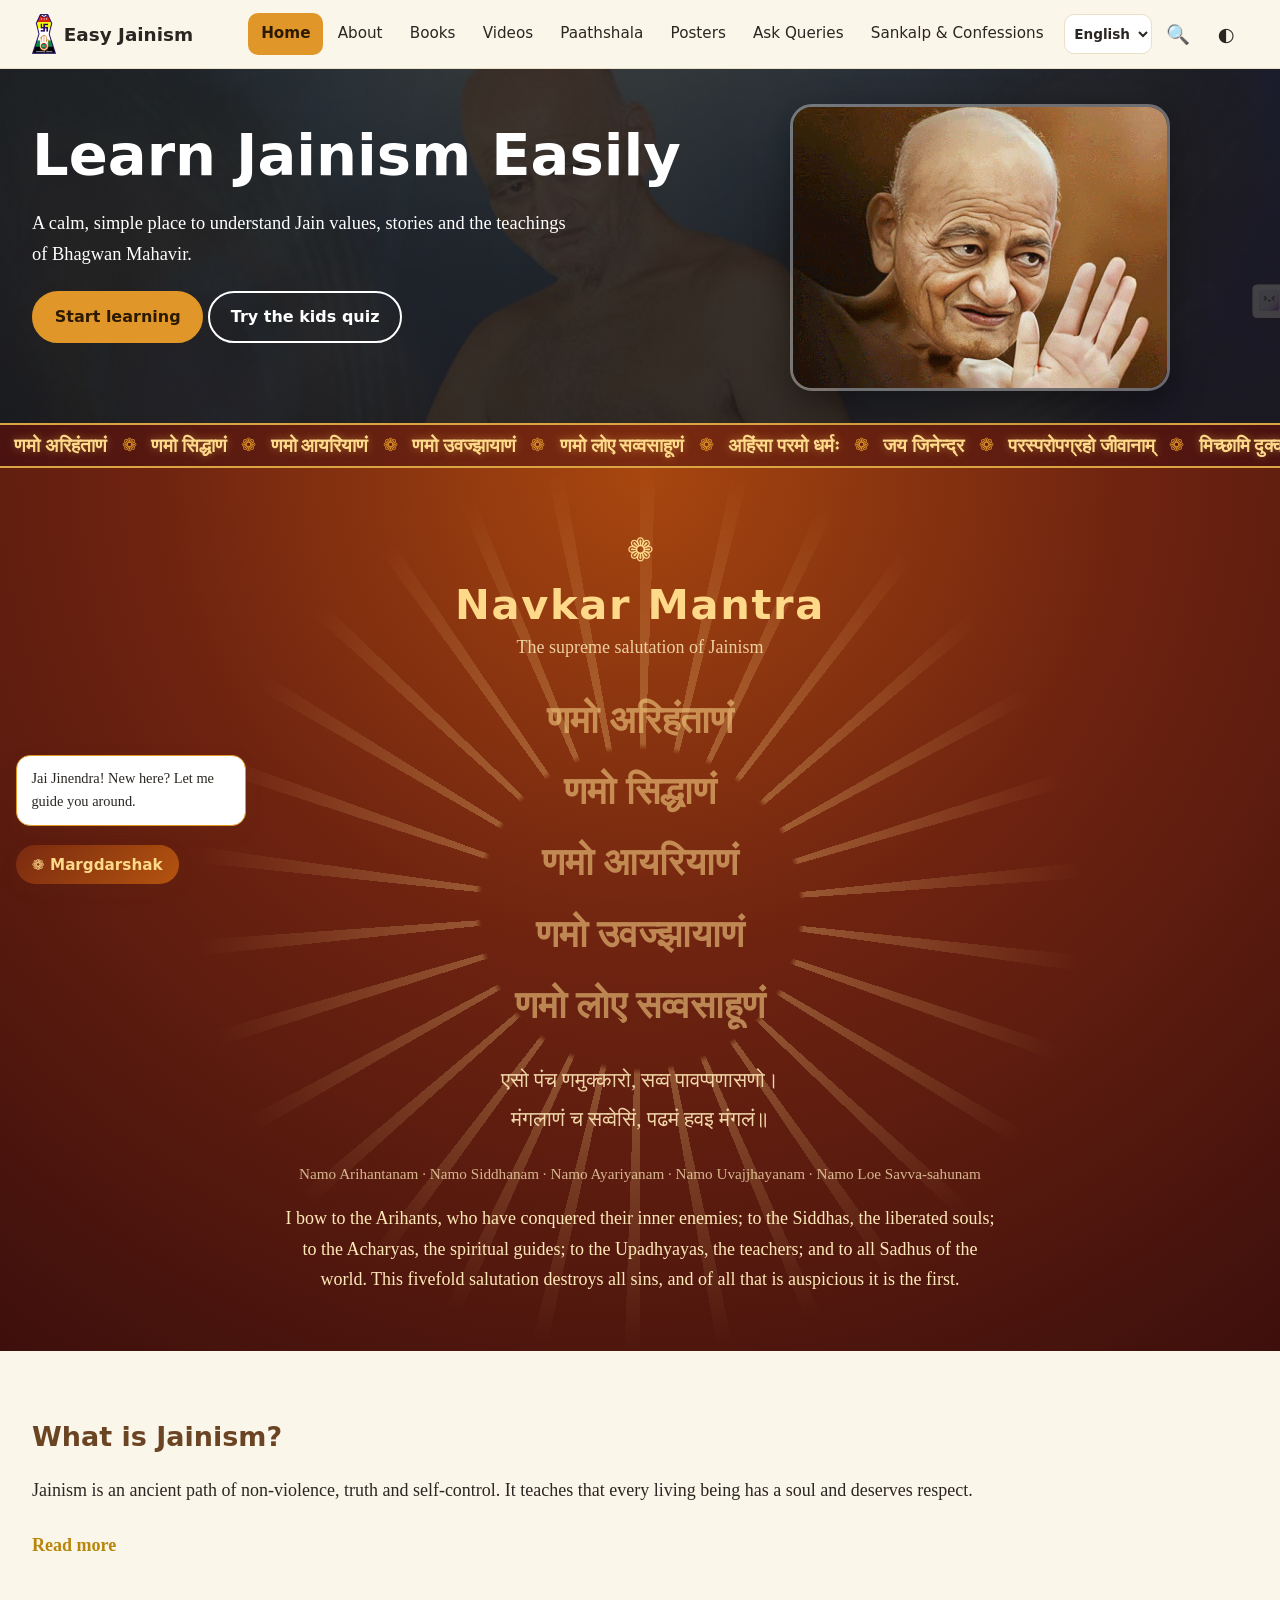
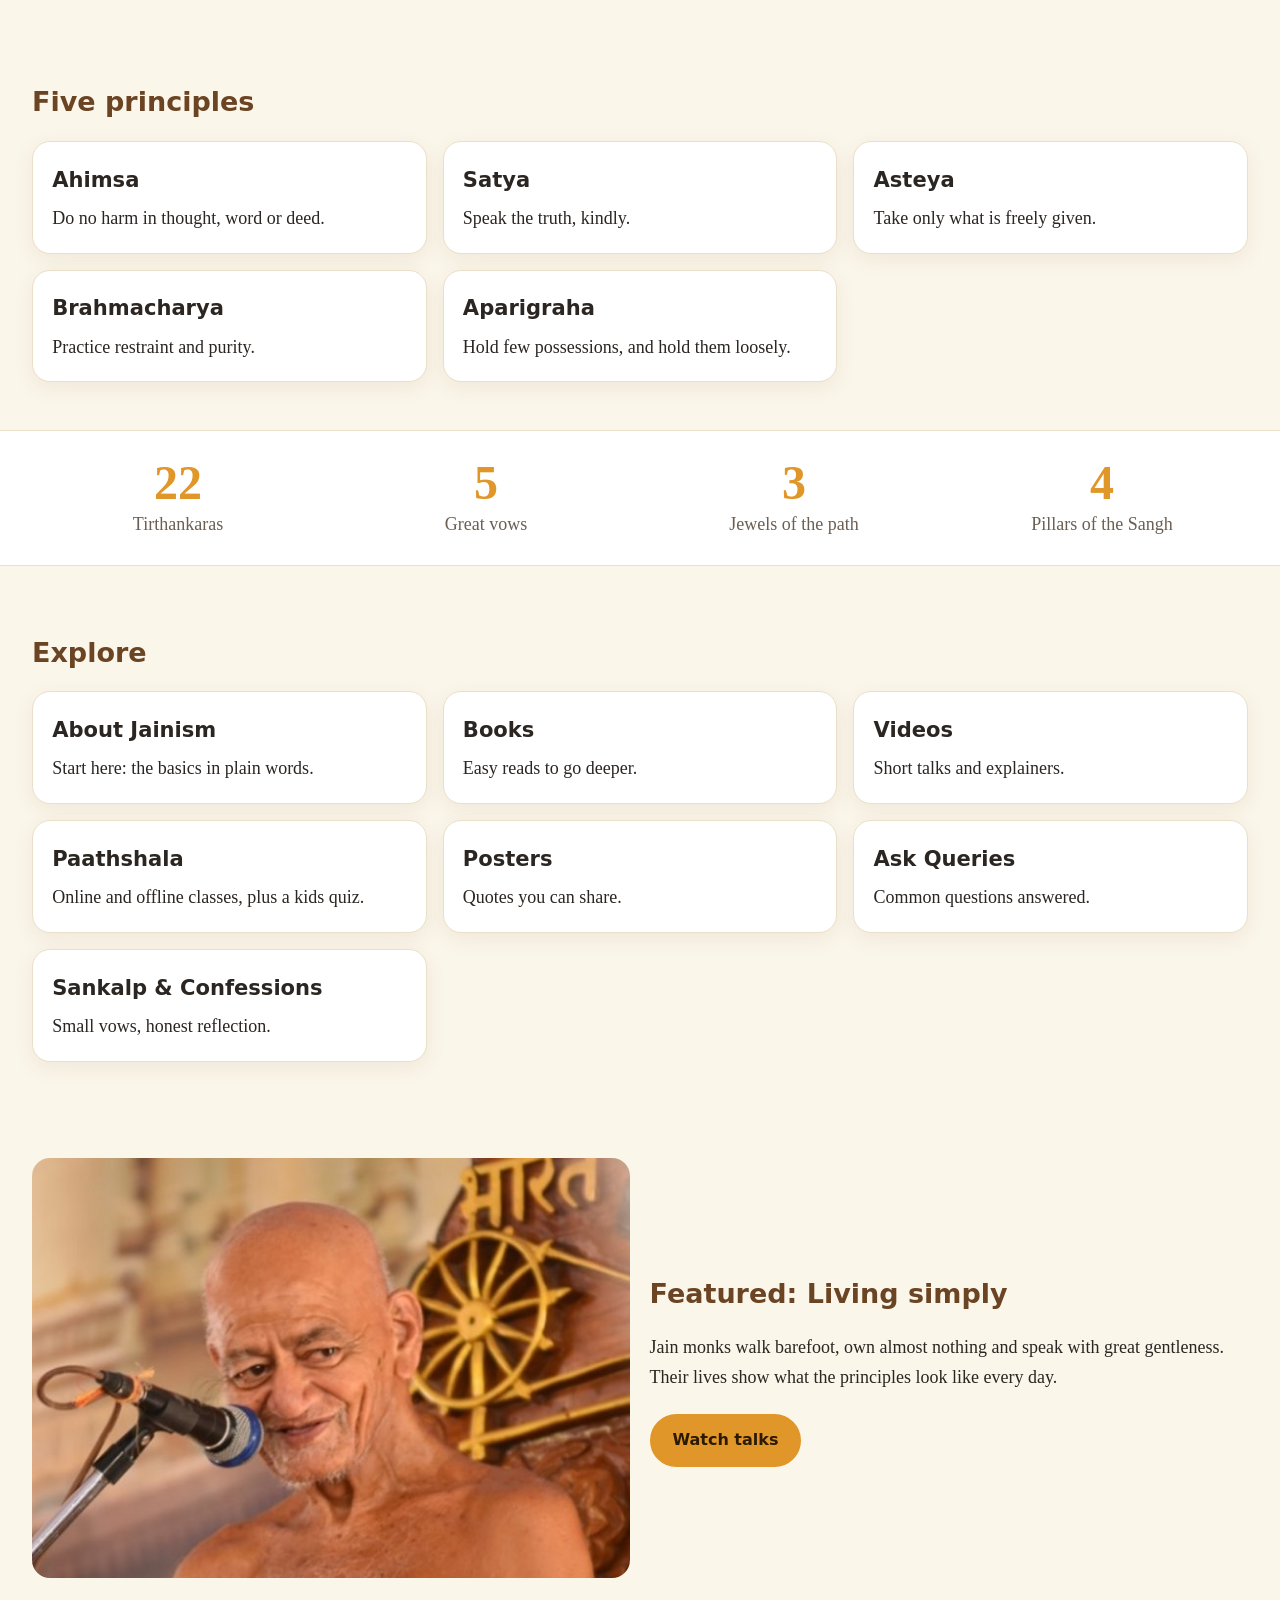
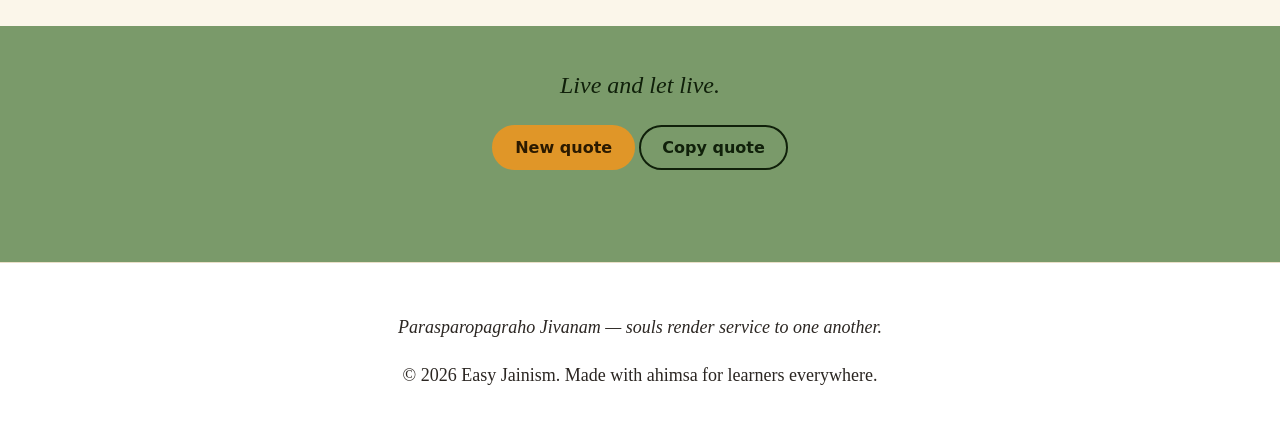
<file: index.html>
<!DOCTYPE html><html lang="en"><head><meta charset="utf-8"><title>Easy Jainism</title><script>window.location.replace("home.html")</script><noscript><meta http-equiv="refresh" content="0;url=home.html"></noscript></head><body><a href="home.html">Open Easy Jainism</a></body></html>
</file>
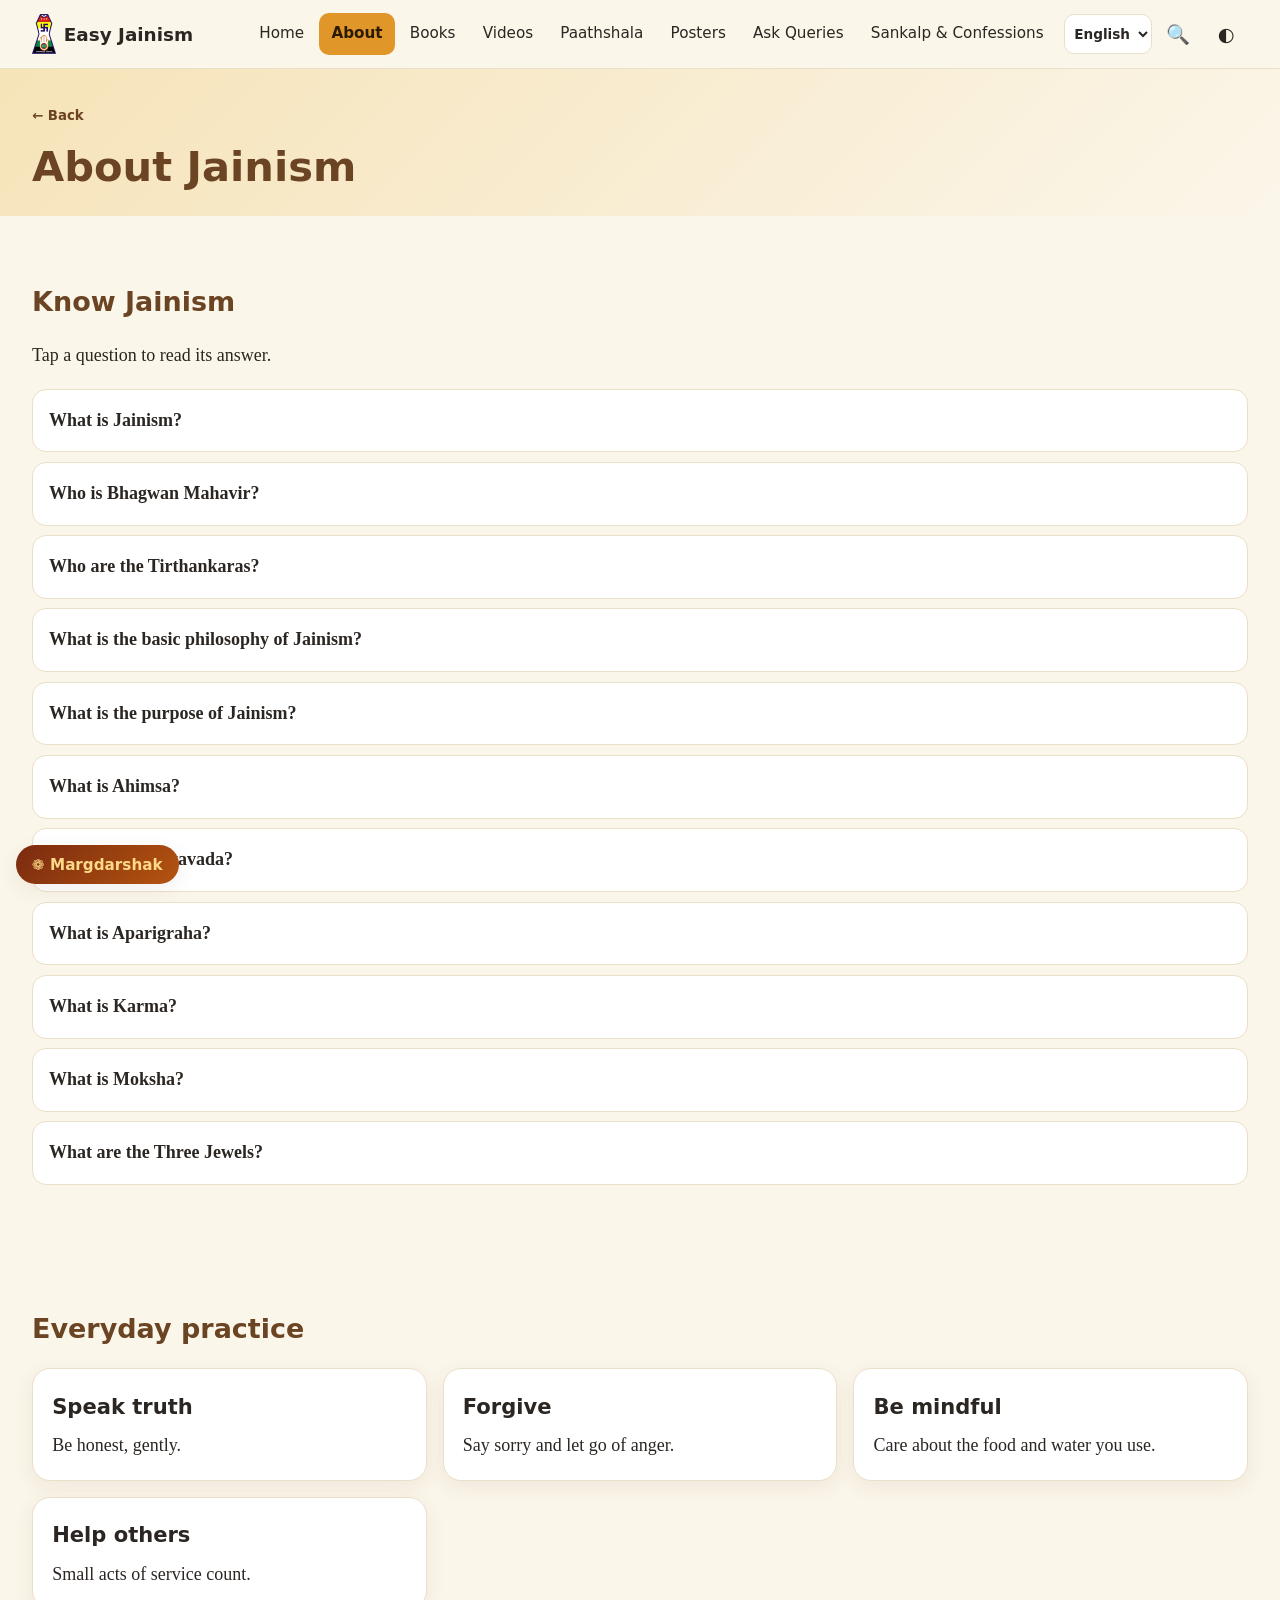
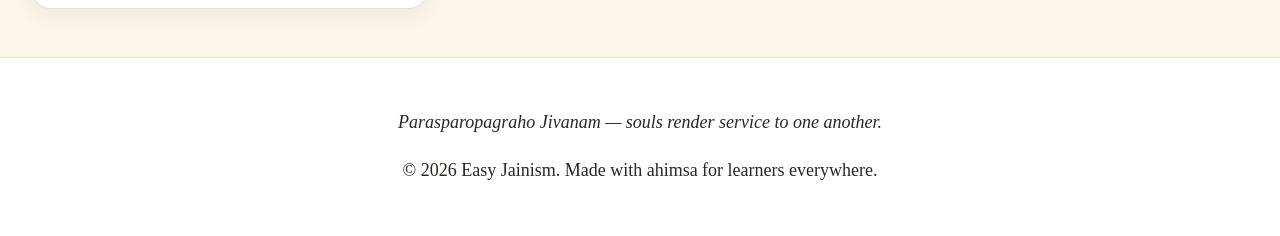
<file: about.html>
<!DOCTYPE html>
<html lang="en"><head><meta charset="utf-8"><meta name="viewport" content="width=device-width,initial-scale=1">
<title>About Jainism | Easy Jainism</title><meta name="description" content="Learn what Jainism is, who Bhagwan Mahavir was, and the ideas of Ahimsa, Anekantavada, Aparigraha, Karma and Moksha in simple words.">
<meta name="keywords" content="Jainism, Jain philosophy, Ahimsa, Mahavir, Anekantavada, Jain paathshala">
<meta property="og:title" content="About Jainism | Easy Jainism"><meta property="og:description" content="Learn what Jainism is, who Bhagwan Mahavir was, and the ideas of Ahimsa, Anekantavada, Aparigraha, Karma and Moksha in simple words."><meta property="og:type" content="website">
<meta property="og:image" content="./hero.jpg"><link rel="icon" href="./favicon.ico"><link rel="icon" type="image/png" href="./favicon.png">
<link rel="stylesheet" href="./style.css"><script>document.documentElement.className="js";try{if(localStorage.theme==="dark")document.documentElement.dataset.theme="dark"}catch(e){}</script></head>
<body data-page="about"><a class="skip" href="#main">Skip to content</a>
<header class="top"><div class="wrap bar"><a class="brand" href="./home.html"><img class="logo" src="./logo.png" alt="" width="24" height="40"><span translate="no">Easy Jainism</span></a>
<nav id="nav" aria-label="Main"><a href="./home.html" data-p="home">Home</a><a href="./about.html" data-p="about">About</a><a href="./books.html" data-p="books">Books</a><a href="./videos.html" data-p="videos">Videos</a><a href="./paathshala.html" data-p="paathshala">Paathshala</a><a href="./poster.html" data-p="poster">Posters</a><a href="./ask-queries.html" data-p="ask-queries">Ask Queries</a><a href="./sankalp-confessions.html" data-p="sankalp-confessions">Sankalp & Confessions</a></nav>
<div class="tools"><select id="lang" translate="no" aria-label="Language"><option value="en">English</option><option value="hi">हिन्दी</option><option value="gu">ગુજરાતી</option><option value="kn">ಕನ್ನಡ</option><option value="ta">தமிழ்</option><option value="mr">मराठी</option></select><button id="searchBtn" aria-label="Search" aria-expanded="false">&#128269;</button><button id="theme" aria-label="Toggle dark mode">&#9680;</button><button id="burger" aria-label="Open menu" aria-expanded="false" aria-controls="nav">&#9776;</button></div></div>
<div id="searchBox" class="wrap" hidden><label class="sr" for="q">Search the site</label><input id="q" type="search" placeholder="Search: ahimsa, karma, quiz…" autocomplete="off"><ul id="results"></ul></div></header>
<div id="scrim" hidden></div>
<main id="main"><section class="pagehead"><div class="wrap"><button class="back" type="button" data-back>&larr; Back</button><h1>About Jainism</h1></div></section><section class="wrap sec"><h2>Know Jainism</h2><p>Tap a question to read its answer.</p><div class="faq" id="what"><button aria-expanded="false">What is Jainism?</button><div hidden><p>Jainism is one of the oldest living religions. It is a path to a peaceful life and, in the end, to freedom of the soul. It teaches non-violence, truth and self-control.</p></div></div><div class="faq" id="mahavir"><button aria-expanded="false">Who is Bhagwan Mahavir?</button><div hidden><p>Mahavir was the 24th Tirthankara, born around 599 BCE in Bihar. He left his royal life, practised deep meditation for twelve years and then taught how to live without harm.</p></div></div><div class="faq" id="tirthankar"><button aria-expanded="false">Who are the Tirthankaras?</button><div hidden><p>Tirthankaras are great teachers who reached liberation and showed others the path. Jains honour 24 of them in this era, from Rishabhanatha to Mahavira.</p></div></div><div class="faq" id="philosophy"><button aria-expanded="false">What is the basic philosophy of Jainism?</button><div hidden><p>Every soul is equal and can become free. Our own actions, not a creator, shape our future.</p></div></div><div class="faq" id="purpose"><button aria-expanded="false">What is the purpose of Jainism?</button><div hidden><p>To end suffering by purifying the soul, and to live so that no being is hurt by us.</p></div></div><div class="faq" id="ahimsa"><button aria-expanded="false">What is Ahimsa?</button><div hidden><p>Non-violence is the first rule. Avoid unnecessary harm, control anger, and respect every living being.</p></div></div><div class="faq" id="anekant"><button aria-expanded="false">What is Anekantavada?</button><div hidden><p>Truth has many sides. Listen to other views before you judge, and you will learn to respect people who think differently.</p></div></div><div class="faq" id="aparigraha"><button aria-expanded="false">What is Aparigraha?</button><div hidden><p>Reduce possessions and wants. Share with others and help those in need.</p></div></div><div class="faq" id="karma"><button aria-expanded="false">What is Karma?</button><div hidden><p>Every action leaves a mark on the soul. Good, kind actions lighten it; anger and greed make it heavy.</p></div></div><div class="faq" id="moksha"><button aria-expanded="false">What is Moksha?</button><div hidden><p>Liberation: the soul becomes free of all karma and rests in pure knowledge and bliss.</p></div></div><div class="faq" id="jewels"><button aria-expanded="false">What are the Three Jewels?</button><div hidden><p>Samyak Darshan (right faith), Samyak Gyan (right knowledge) and Samyak Charitra (right conduct). Together they form the path to liberation.</p></div></div></section><section class="wrap sec"><h2>Everyday practice</h2><div class="grid"><article class="card"><h3>Speak truth</h3><p>Be honest, gently.</p></article><article class="card"><h3>Forgive</h3><p>Say sorry and let go of anger.</p></article><article class="card"><h3>Be mindful</h3><p>Care about the food and water you use.</p></article><article class="card"><h3>Help others</h3><p>Small acts of service count.</p></article></div></section></main><footer><div class="wrap"><p class="q">Parasparopagraho Jivanam &mdash; souls render service to one another.</p>
<p>&copy; 2026 Easy Jainism. Made with ahimsa for learners everywhere.</p></div></footer>
<button id="top" aria-label="Scroll to top" hidden>&#8593;</button><script src="./config.js"></script><script src="./script.js"></script></body></html>
</file>
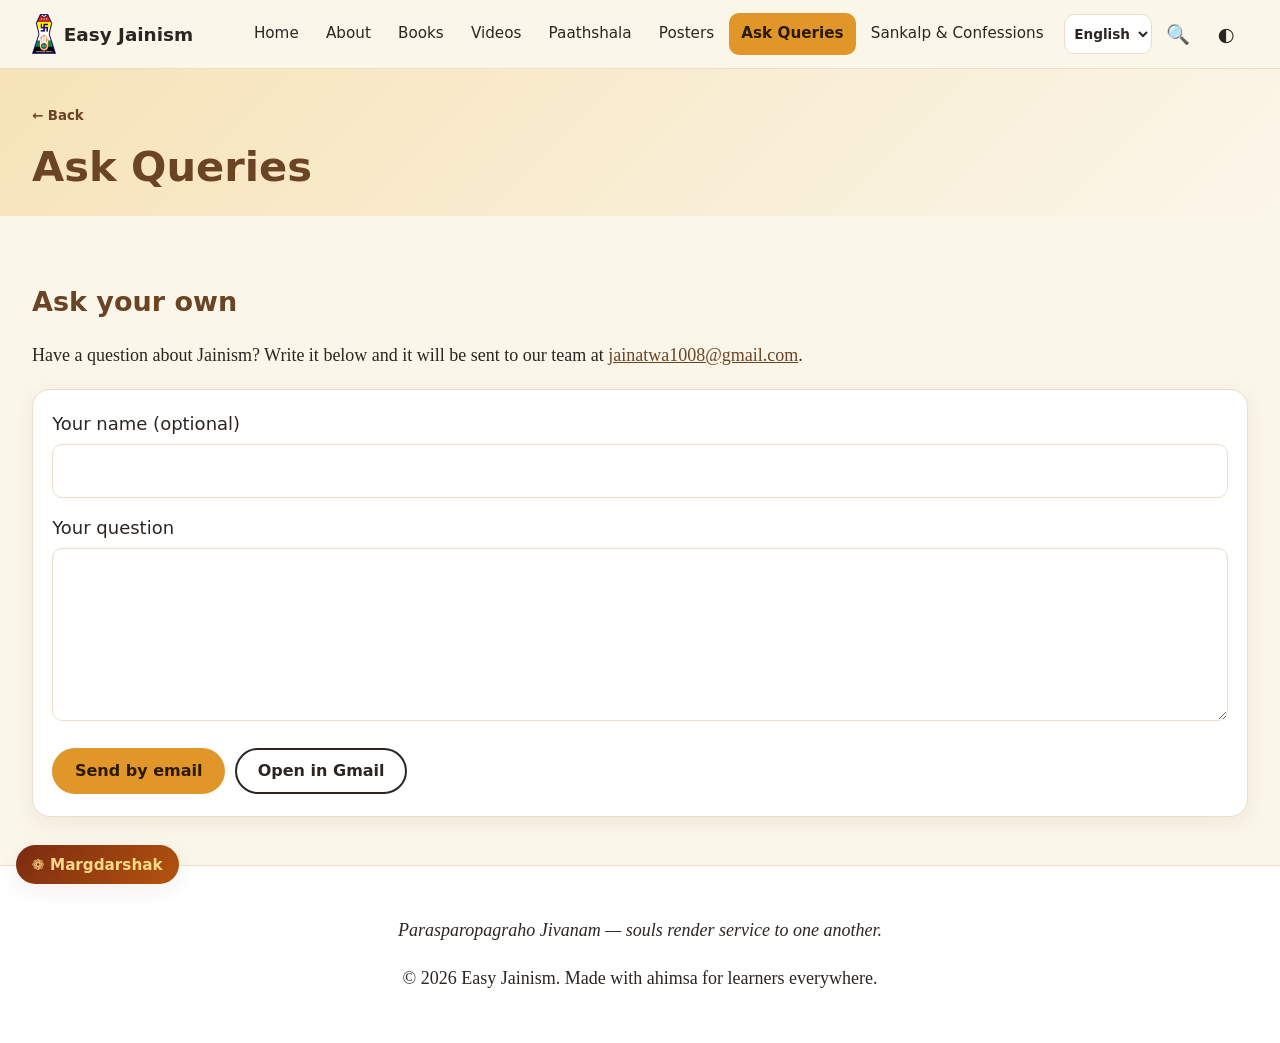
<file: ask-queries.html>
<!DOCTYPE html>
<html lang="en"><head><meta charset="utf-8"><meta name="viewport" content="width=device-width,initial-scale=1">
<title>Ask Queries | Easy Jainism</title><meta name="description" content="Frequently asked questions about Jainism and a form to send your own question.">
<meta name="keywords" content="Jainism, Jain philosophy, Ahimsa, Mahavir, Anekantavada, Jain paathshala">
<meta property="og:title" content="Ask Queries | Easy Jainism"><meta property="og:description" content="Frequently asked questions about Jainism and a form to send your own question."><meta property="og:type" content="website">
<meta property="og:image" content="./hero.jpg"><link rel="icon" href="./favicon.ico"><link rel="icon" type="image/png" href="./favicon.png">
<link rel="stylesheet" href="./style.css"><script>document.documentElement.className="js";try{if(localStorage.theme==="dark")document.documentElement.dataset.theme="dark"}catch(e){}</script></head>
<body data-page="ask-queries"><a class="skip" href="#main">Skip to content</a>
<header class="top"><div class="wrap bar"><a class="brand" href="./home.html"><img class="logo" src="./logo.png" alt="" width="24" height="40"><span translate="no">Easy Jainism</span></a>
<nav id="nav" aria-label="Main"><a href="./home.html" data-p="home">Home</a><a href="./about.html" data-p="about">About</a><a href="./books.html" data-p="books">Books</a><a href="./videos.html" data-p="videos">Videos</a><a href="./paathshala.html" data-p="paathshala">Paathshala</a><a href="./poster.html" data-p="poster">Posters</a><a href="./ask-queries.html" data-p="ask-queries">Ask Queries</a><a href="./sankalp-confessions.html" data-p="sankalp-confessions">Sankalp & Confessions</a></nav>
<div class="tools"><select id="lang" translate="no" aria-label="Language"><option value="en">English</option><option value="hi">हिन्दी</option><option value="gu">ગુજરાતી</option><option value="kn">ಕನ್ನಡ</option><option value="ta">தமிழ்</option><option value="mr">मराठी</option></select><button id="searchBtn" aria-label="Search" aria-expanded="false">&#128269;</button><button id="theme" aria-label="Toggle dark mode">&#9680;</button><button id="burger" aria-label="Open menu" aria-expanded="false" aria-controls="nav">&#9776;</button></div></div>
<div id="searchBox" class="wrap" hidden><label class="sr" for="q">Search the site</label><input id="q" type="search" placeholder="Search: ahimsa, karma, quiz…" autocomplete="off"><ul id="results"></ul></div></header>
<div id="scrim" hidden></div>
<main id="main"><section class="pagehead"><div class="wrap"><button class="back" type="button" data-back>&larr; Back</button><h1>Ask Queries</h1></div></section><section class="wrap sec"><h2>Ask your own</h2><p>Have a question about Jainism? Write it below and it will be sent to our team at <a href="mailto:jainatwa1008@gmail.com">jainatwa1008@gmail.com</a>.</p>
<form id="askForm" class="card"><label for="aname">Your name (optional)</label><input id="aname" type="text" autocomplete="name"><label for="aq">Your question</label><textarea id="aq" required rows="5"></textarea>
<div class="row"><button class="btn" type="submit">Send by email</button><button class="btn ghost" type="button" id="askGmail">Open in Gmail</button></div></form></section></main><footer><div class="wrap"><p class="q">Parasparopagraho Jivanam &mdash; souls render service to one another.</p>
<p>&copy; 2026 Easy Jainism. Made with ahimsa for learners everywhere.</p></div></footer>
<button id="top" aria-label="Scroll to top" hidden>&#8593;</button><script src="./config.js"></script><script src="./script.js"></script></body></html>
</file>
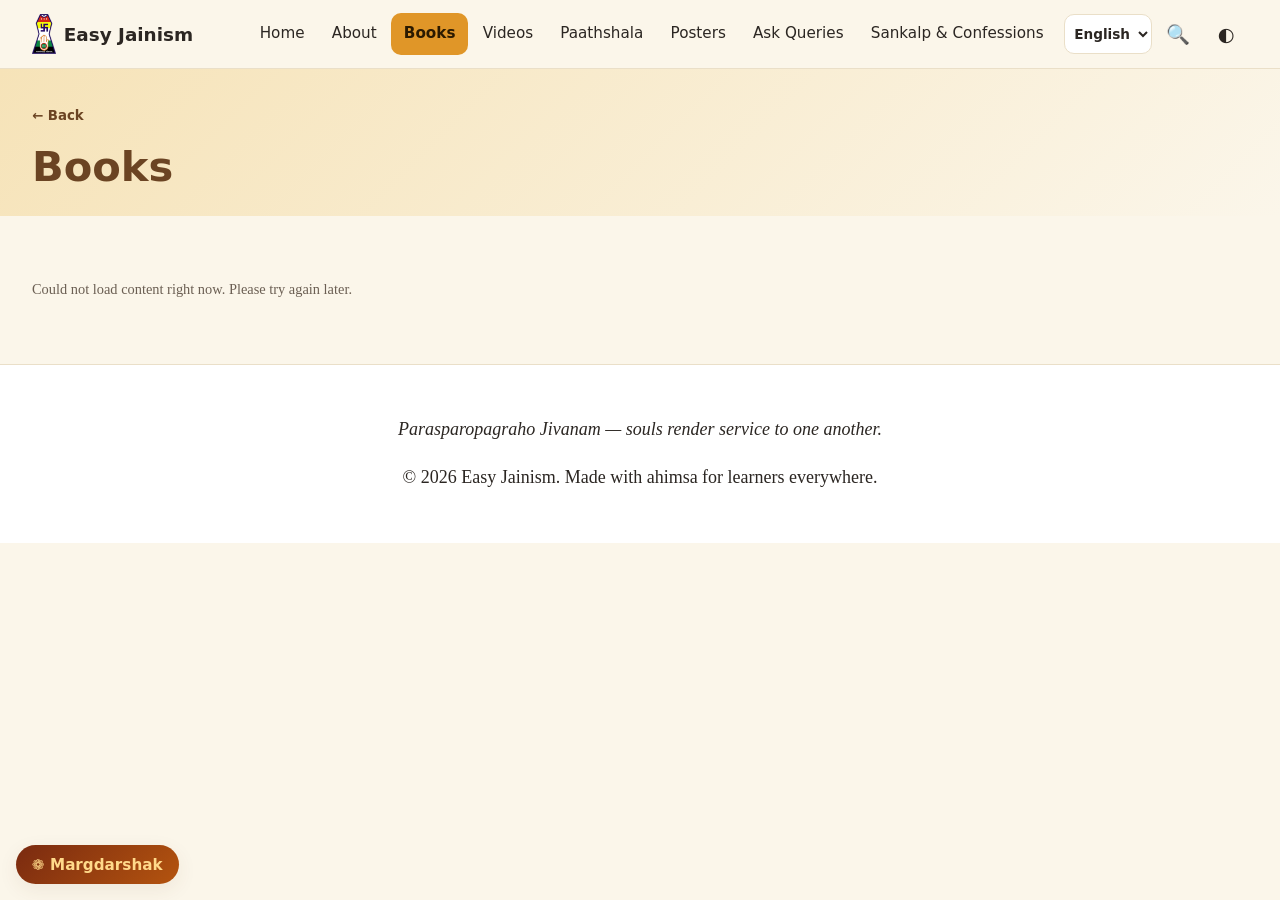
<file: books.html>
<!DOCTYPE html>
<html lang="en"><head><meta charset="utf-8"><meta name="viewport" content="width=device-width,initial-scale=1">
<title>Jain Books | Easy Jainism</title><meta name="description" content="Beginner-friendly Jain books and reading lists on philosophy, stories and daily practice.">
<meta name="keywords" content="Jainism, Jain philosophy, Ahimsa, Mahavir, Anekantavada, Jain paathshala">
<meta property="og:title" content="Jain Books | Easy Jainism"><meta property="og:description" content="Beginner-friendly Jain books and reading lists on philosophy, stories and daily practice."><meta property="og:type" content="website">
<meta property="og:image" content="./hero.jpg"><link rel="icon" href="./favicon.ico"><link rel="icon" type="image/png" href="./favicon.png">
<link rel="stylesheet" href="./style.css"><script>document.documentElement.className="js";try{if(localStorage.theme==="dark")document.documentElement.dataset.theme="dark"}catch(e){}</script></head>
<body data-page="books"><a class="skip" href="#main">Skip to content</a>
<header class="top"><div class="wrap bar"><a class="brand" href="./home.html"><img class="logo" src="./logo.png" alt="" width="24" height="40"><span translate="no">Easy Jainism</span></a>
<nav id="nav" aria-label="Main"><a href="./home.html" data-p="home">Home</a><a href="./about.html" data-p="about">About</a><a href="./books.html" data-p="books">Books</a><a href="./videos.html" data-p="videos">Videos</a><a href="./paathshala.html" data-p="paathshala">Paathshala</a><a href="./poster.html" data-p="poster">Posters</a><a href="./ask-queries.html" data-p="ask-queries">Ask Queries</a><a href="./sankalp-confessions.html" data-p="sankalp-confessions">Sankalp & Confessions</a></nav>
<div class="tools"><select id="lang" translate="no" aria-label="Language"><option value="en">English</option><option value="hi">हिन्दी</option><option value="gu">ગુજરાતી</option><option value="kn">ಕನ್ನಡ</option><option value="ta">தமிழ்</option><option value="mr">मराठी</option></select><button id="searchBtn" aria-label="Search" aria-expanded="false">&#128269;</button><button id="theme" aria-label="Toggle dark mode">&#9680;</button><button id="burger" aria-label="Open menu" aria-expanded="false" aria-controls="nav">&#9776;</button></div></div>
<div id="searchBox" class="wrap" hidden><label class="sr" for="q">Search the site</label><input id="q" type="search" placeholder="Search: ahimsa, karma, quiz…" autocomplete="off"><ul id="results"></ul></div></header>
<div id="scrim" hidden></div>
<main id="main"><section class="pagehead"><div class="wrap"><button class="back" type="button" data-back>&larr; Back</button><h1>Books</h1></div></section><section class="wrap sec"><div class="grid" id="list"></div><p class="small" id="status" role="status">Loading…</p></section></main><footer><div class="wrap"><p class="q">Parasparopagraho Jivanam &mdash; souls render service to one another.</p>
<p>&copy; 2026 Easy Jainism. Made with ahimsa for learners everywhere.</p></div></footer>
<button id="top" aria-label="Scroll to top" hidden>&#8593;</button><script src="./config.js"></script><script src="./script.js"></script></body></html>
</file>
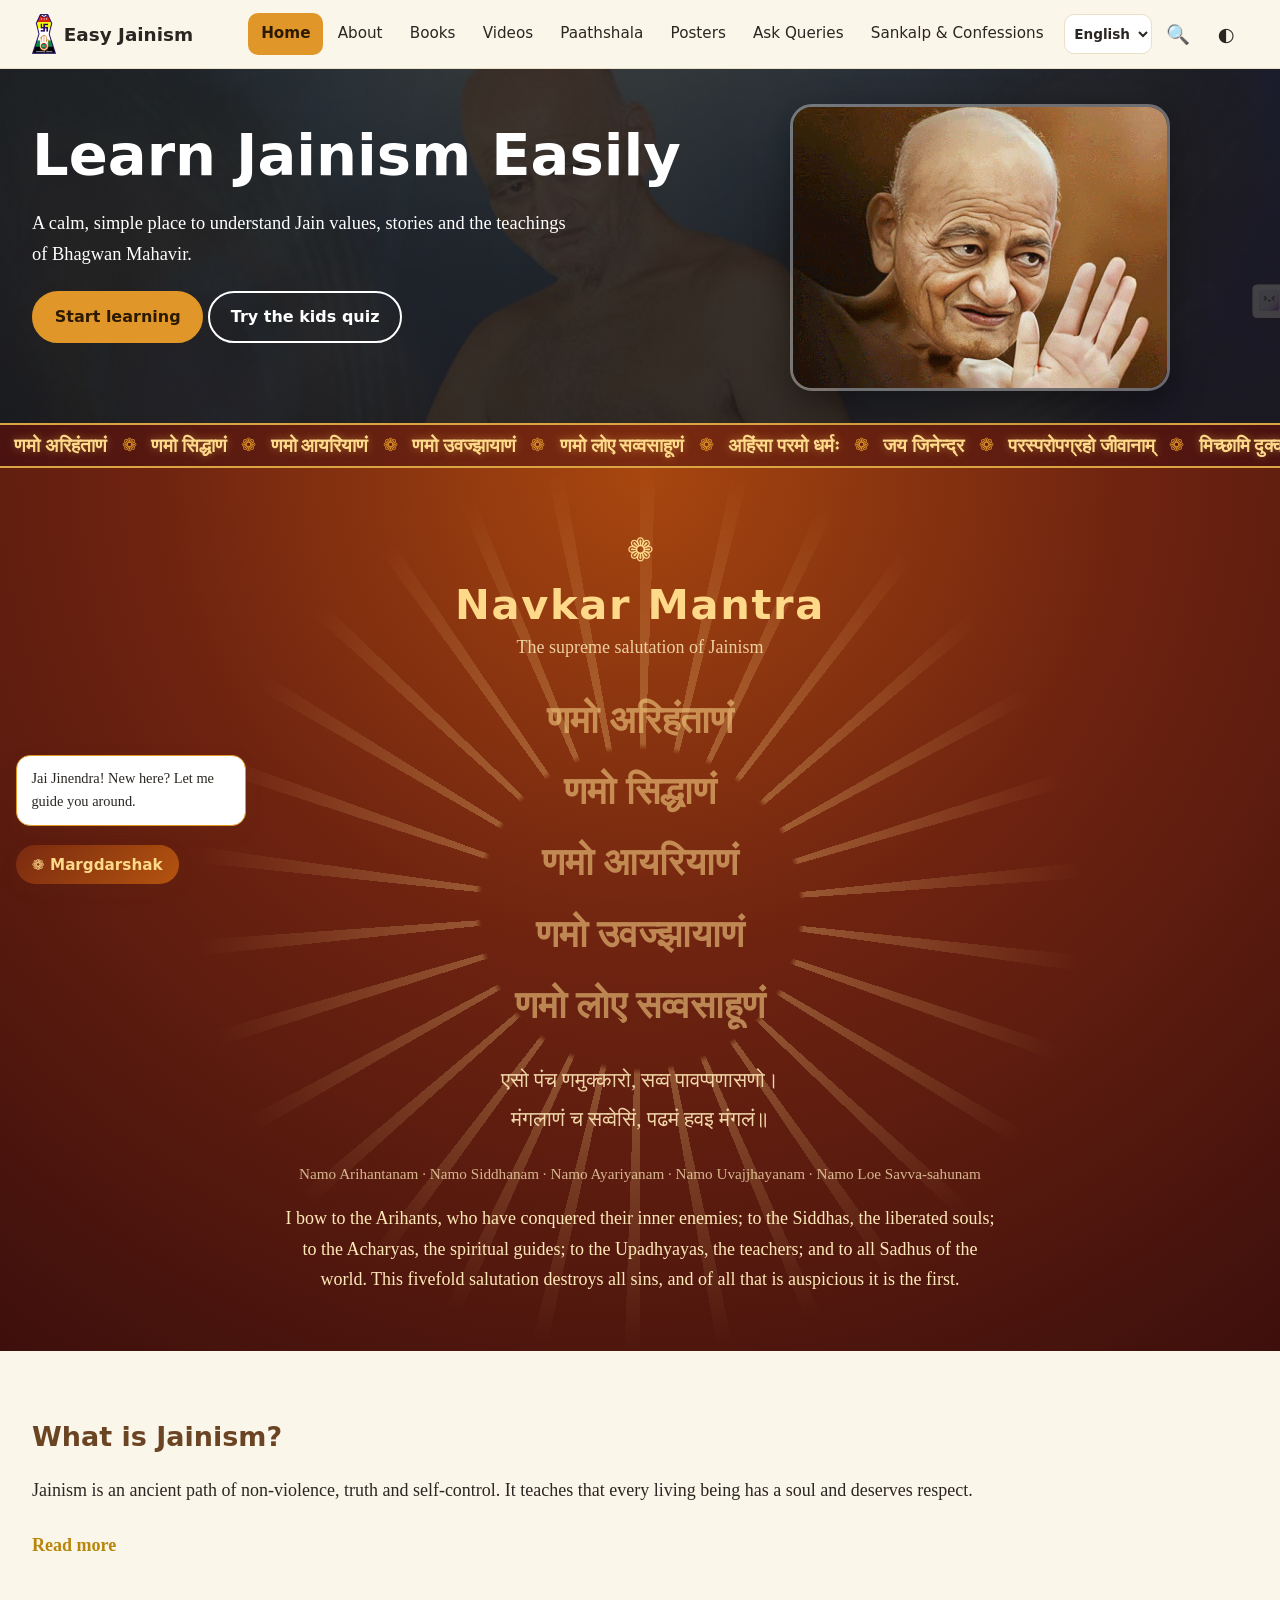
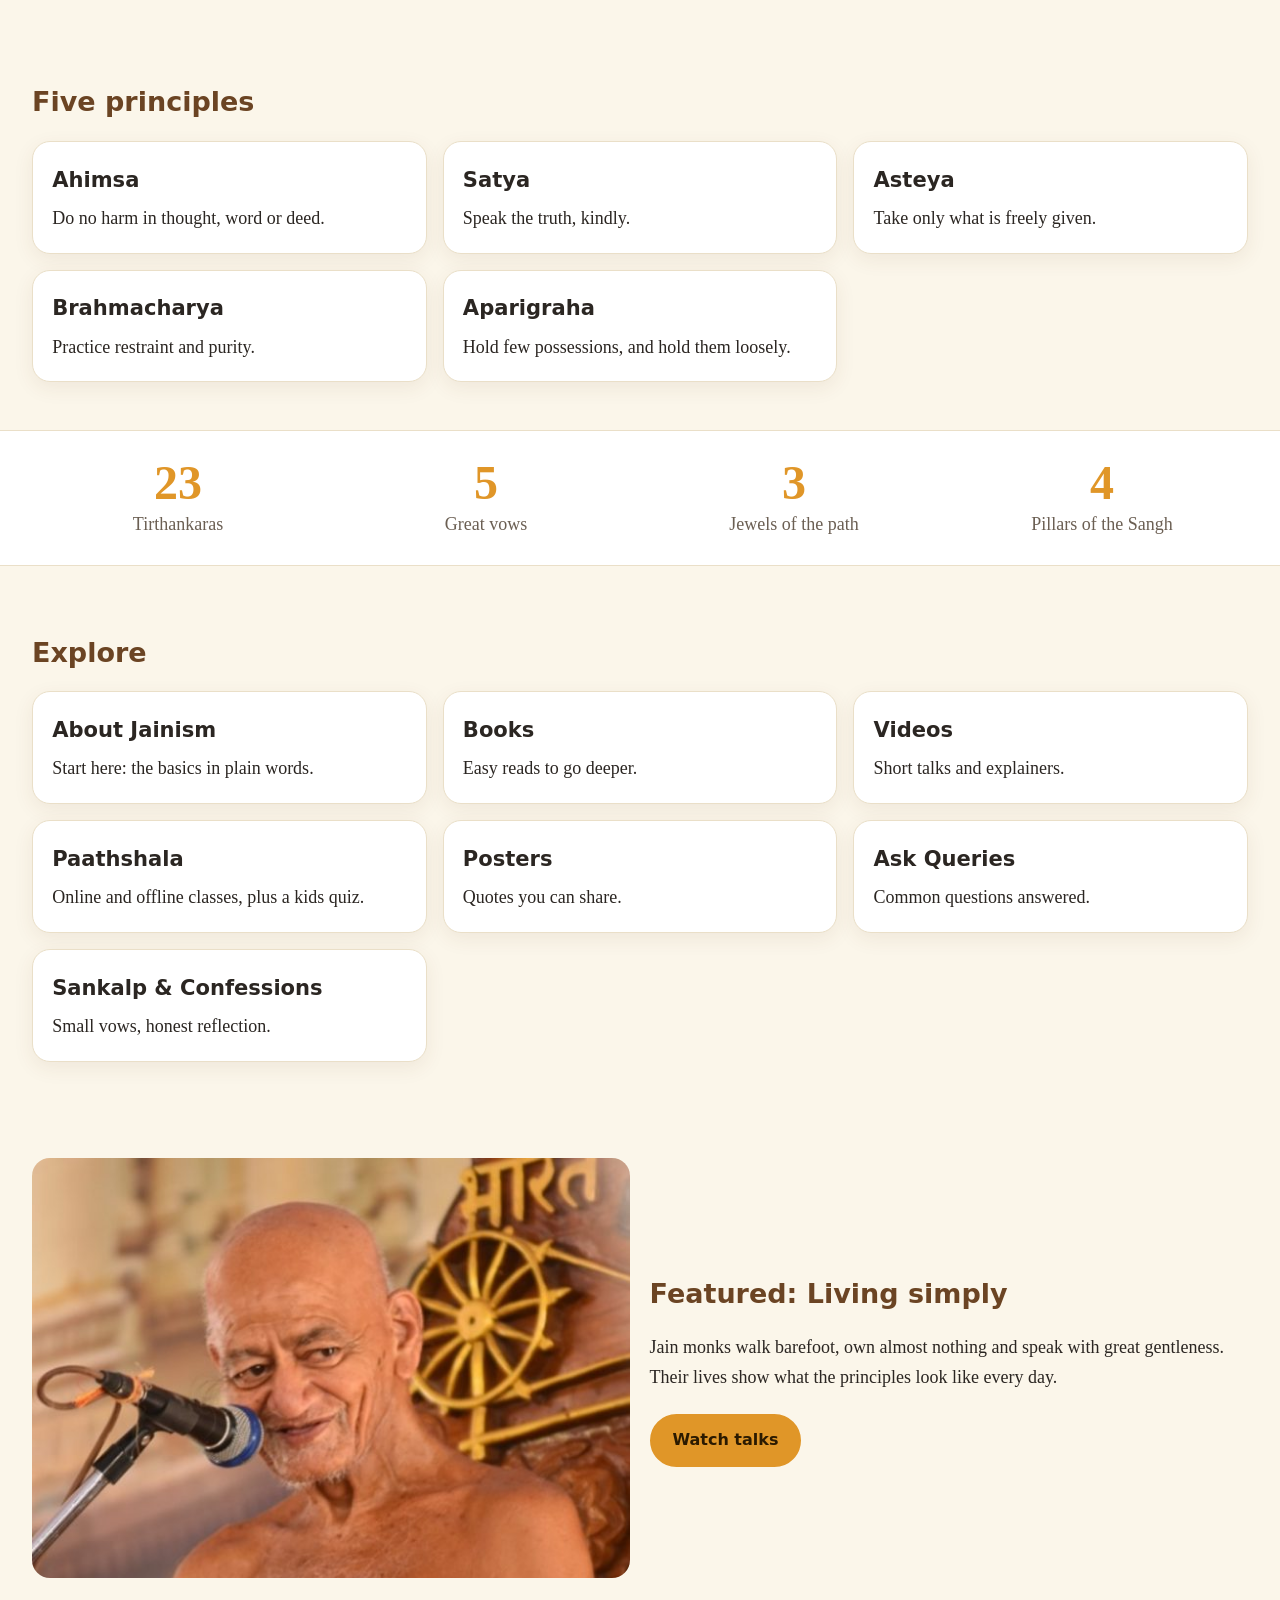
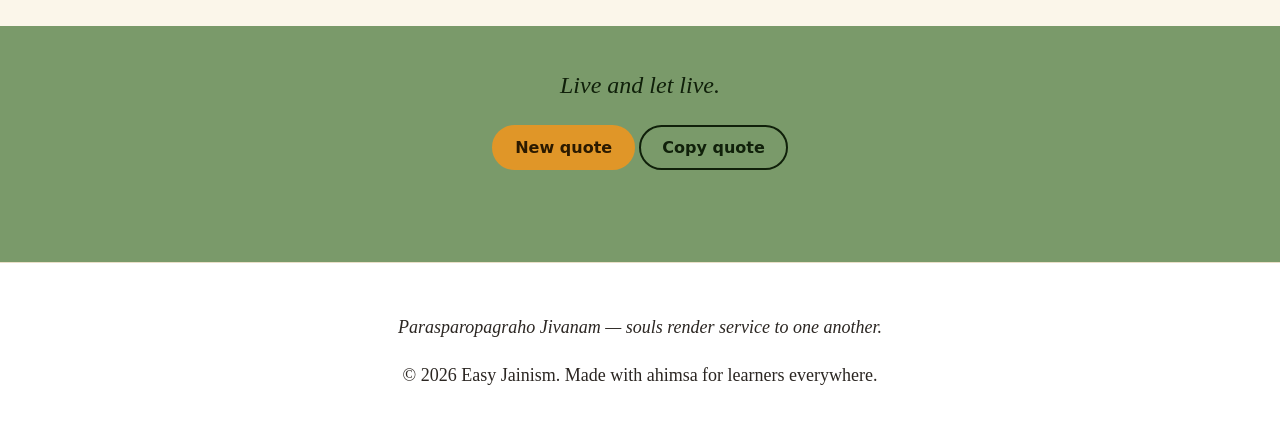
<file: home.html>
<!DOCTYPE html>
<html lang="en"><head><meta charset="utf-8"><meta name="viewport" content="width=device-width,initial-scale=1">
<title>Easy Jainism | Learn Jainism Simply</title><meta name="description" content="Easy Jainism is a simple and friendly platform to learn Jain philosophy, values, stories, festivals and teachings of Bhagwan Mahavir.">
<meta name="keywords" content="Jainism, Jain philosophy, Ahimsa, Mahavir, Anekantavada, Jain paathshala">
<meta property="og:title" content="Easy Jainism | Learn Jainism Simply"><meta property="og:description" content="Easy Jainism is a simple and friendly platform to learn Jain philosophy, values, stories, festivals and teachings of Bhagwan Mahavir."><meta property="og:type" content="website">
<meta property="og:image" content="./hero.jpg"><link rel="icon" href="./favicon.ico"><link rel="icon" type="image/png" href="./favicon.png">
<link rel="stylesheet" href="./style.css"><script>document.documentElement.className="js";try{if(localStorage.theme==="dark")document.documentElement.dataset.theme="dark"}catch(e){}</script></head>
<body data-page="home"><a class="skip" href="#main">Skip to content</a>
<header class="top"><div class="wrap bar"><a class="brand" href="./home.html"><img class="logo" src="./logo.png" alt="" width="24" height="40"><span translate="no">Easy Jainism</span></a>
<nav id="nav" aria-label="Main"><a href="./home.html" data-p="home">Home</a><a href="./about.html" data-p="about">About</a><a href="./books.html" data-p="books">Books</a><a href="./videos.html" data-p="videos">Videos</a><a href="./paathshala.html" data-p="paathshala">Paathshala</a><a href="./poster.html" data-p="poster">Posters</a><a href="./ask-queries.html" data-p="ask-queries">Ask Queries</a><a href="./sankalp-confessions.html" data-p="sankalp-confessions">Sankalp & Confessions</a></nav>
<div class="tools"><select id="lang" translate="no" aria-label="Language"><option value="en">English</option><option value="hi">हिन्दी</option><option value="gu">ગુજરાતી</option><option value="kn">ಕನ್ನಡ</option><option value="ta">தமிழ்</option><option value="mr">मराठी</option></select><button id="searchBtn" aria-label="Search" aria-expanded="false">&#128269;</button><button id="theme" aria-label="Toggle dark mode">&#9680;</button><button id="burger" aria-label="Open menu" aria-expanded="false" aria-controls="nav">&#9776;</button></div></div>
<div id="searchBox" class="wrap" hidden><label class="sr" for="q">Search the site</label><input id="q" type="search" placeholder="Search: ahimsa, karma, quiz…" autocomplete="off"><ul id="results"></ul></div></header>
<div id="scrim" hidden></div>
<main id="main"><section class="hero" style="--img:url(./hero.jpg)"><div class="wrap herogrid"><div><h1>Learn Jainism Easily</h1>
<p class="lead">A calm, simple place to understand Jain values, stories and the teachings of Bhagwan Mahavir.</p>
<p><a class="btn" href="./about.html">Start learning</a> <a class="btn ghost" href="./paathshala.html">Try the kids quiz</a></p></div><img class="gif" src="./home.gif" alt="A Jain monk raising his hand in blessing" width="730" height="548"></div></section>
<div class="ticker" translate="no" aria-label="Jain mantras"><div class="track"><div class="set"><span>णमो अरिहंताणं</span><i aria-hidden="true">&#10049;</i><span>णमो सिद्धाणं</span><i aria-hidden="true">&#10049;</i><span>णमो आयरियाणं</span><i aria-hidden="true">&#10049;</i><span>णमो उवज्झायाणं</span><i aria-hidden="true">&#10049;</i><span>णमो लोए सव्वसाहूणं</span><i aria-hidden="true">&#10049;</i><span>अहिंसा परमो धर्मः</span><i aria-hidden="true">&#10049;</i><span>जय जिनेन्द्र</span><i aria-hidden="true">&#10049;</i><span>परस्परोपग्रहो जीवानाम्</span><i aria-hidden="true">&#10049;</i><span>मिच्छामि दुक्कडं</span><i aria-hidden="true">&#10049;</i><span>खामेमि सव्वे जीवे</span><i aria-hidden="true">&#10049;</i><span>जियो और जीने दो</span><i aria-hidden="true">&#10049;</i><span>अनेकान्तवाद</span><i aria-hidden="true">&#10049;</i></div><div class="set" aria-hidden="true"><span>णमो अरिहंताणं</span><i aria-hidden="true">&#10049;</i><span>णमो सिद्धाणं</span><i aria-hidden="true">&#10049;</i><span>णमो आयरियाणं</span><i aria-hidden="true">&#10049;</i><span>णमो उवज्झायाणं</span><i aria-hidden="true">&#10049;</i><span>णमो लोए सव्वसाहूणं</span><i aria-hidden="true">&#10049;</i><span>अहिंसा परमो धर्मः</span><i aria-hidden="true">&#10049;</i><span>जय जिनेन्द्र</span><i aria-hidden="true">&#10049;</i><span>परस्परोपग्रहो जीवानाम्</span><i aria-hidden="true">&#10049;</i><span>मिच्छामि दुक्कडं</span><i aria-hidden="true">&#10049;</i><span>खामेमि सव्वे जीवे</span><i aria-hidden="true">&#10049;</i><span>जियो और जीने दो</span><i aria-hidden="true">&#10049;</i><span>अनेकान्तवाद</span><i aria-hidden="true">&#10049;</i></div></div></div>
<section class="navkar" id="navkarBox"><span class="halo" aria-hidden="true"></span><div class="wrap">
<p class="flower" aria-hidden="true">&#10049;</p><h2>Navkar Mantra</h2><p class="sub">The supreme salutation of Jainism</p>
<div class="verses" translate="no"><p class="v" style="--i:0">णमो अरिहंताणं</p><p class="v" style="--i:1">णमो सिद्धाणं</p><p class="v" style="--i:2">णमो आयरियाणं</p><p class="v" style="--i:3">णमो उवज्झायाणं</p><p class="v" style="--i:4">णमो लोए सव्वसाहूणं</p><p class="end">एसो पंच णमुक्कारो, सव्व पावप्पणासणो।<br>मंगलाणं च सव्वेसिं, पढमं हवइ मंगलं॥</p></div>
<p class="roman" translate="no">Namo Arihantanam &middot; Namo Siddhanam &middot; Namo Ayariyanam &middot; Namo Uvajjhayanam &middot; Namo Loe Savva-sahunam</p>
<p class="meaning">I bow to the Arihants, who have conquered their inner enemies; to the Siddhas, the liberated souls; to the Acharyas, the spiritual guides; to the Upadhyayas, the teachers; and to all Sadhus of the world. This fivefold salutation destroys all sins, and of all that is auspicious it is the first.</p></div></section>
<section class="wrap sec"><h2>What is Jainism?</h2><p>Jainism is an ancient path of non-violence, truth and self-control. It teaches that every living being has a soul and deserves respect.
<span class="more" hidden> Jains aim to live lightly, speak kindly and free the soul from karma, step by step. You do not need to know any Sanskrit or Prakrit to begin.</span></p>
<button class="rm" data-more aria-expanded="false">Read more</button></section>
<section class="wrap sec" id="principles"><h2>Five principles</h2><div class="grid"><article class="card"><h3>Ahimsa</h3><p>Do no harm in thought, word or deed.</p></article><article class="card"><h3>Satya</h3><p>Speak the truth, kindly.</p></article><article class="card"><h3>Asteya</h3><p>Take only what is freely given.</p></article><article class="card"><h3>Brahmacharya</h3><p>Practice restraint and purity.</p></article><article class="card"><h3>Aparigraha</h3><p>Hold few possessions, and hold them loosely.</p></article></div></section>
<section class="stats"><div class="wrap"><div><b data-count="24">24</b><span>Tirthankaras</span></div><div><b data-count="5">5</b><span>Great vows</span></div><div><b data-count="3">3</b><span>Jewels of the path</span></div><div><b data-count="4">4</b><span>Pillars of the Sangh</span></div></div></section>
<section class="wrap sec"><h2>Explore</h2><div class="grid"><a class="card tile" href="./about.html"><h3>About Jainism</h3><p>Start here: the basics in plain words.</p></a><a class="card tile" href="./books.html"><h3>Books</h3><p>Easy reads to go deeper.</p></a><a class="card tile" href="./videos.html"><h3>Videos</h3><p>Short talks and explainers.</p></a><a class="card tile" href="./paathshala.html"><h3>Paathshala</h3><p>Online and offline classes, plus a kids quiz.</p></a><a class="card tile" href="./poster.html"><h3>Posters</h3><p>Quotes you can share.</p></a><a class="card tile" href="./ask-queries.html"><h3>Ask Queries</h3><p>Common questions answered.</p></a><a class="card tile" href="./sankalp-confessions.html"><h3>Sankalp & Confessions</h3><p>Small vows, honest reflection.</p></a></div></section>
<section class="wrap sec feat"><img src="./arharcyvidyasagar.jpg" alt="A Jain monk speaking at a microphone" loading="lazy"><div><h2>Featured: Living simply</h2><p>Jain monks walk barefoot, own almost nothing and speak with great gentleness. Their lives show what the principles look like every day.</p><a class="btn" href="./videos.html">Watch talks</a></div></section>
<section class="quote"><div class="wrap"><blockquote id="quote">Live and let live.</blockquote><button class="btn" id="newQuote">New quote</button> <button class="btn ghost" id="copyQuote">Copy quote</button><p id="copied" role="status" class="small"></p></div></section></main><footer><div class="wrap"><p class="q">Parasparopagraho Jivanam &mdash; souls render service to one another.</p>
<p>&copy; 2026 Easy Jainism. Made with ahimsa for learners everywhere.</p></div></footer>
<button id="top" aria-label="Scroll to top" hidden>&#8593;</button><script src="./config.js"></script><script src="./qrcode.js"></script><script src="./script.js"></script></body></html>
</file>
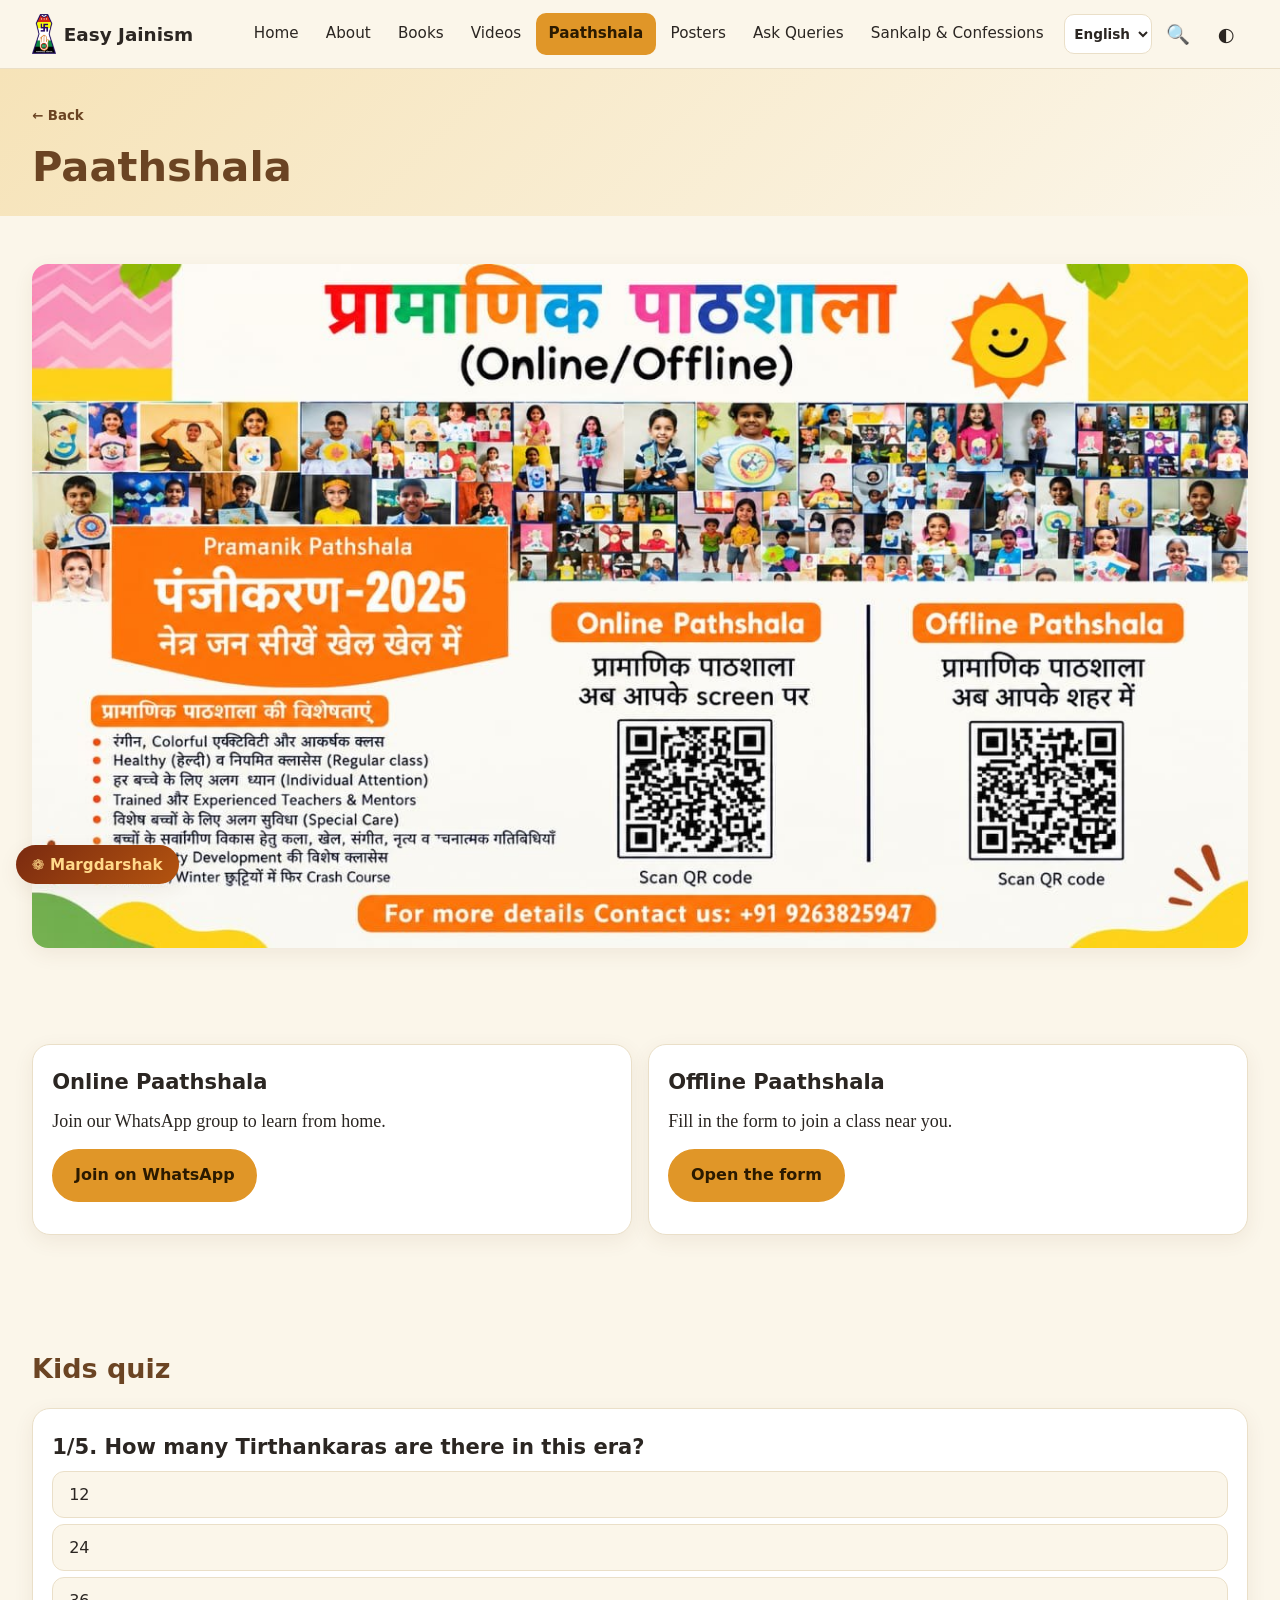
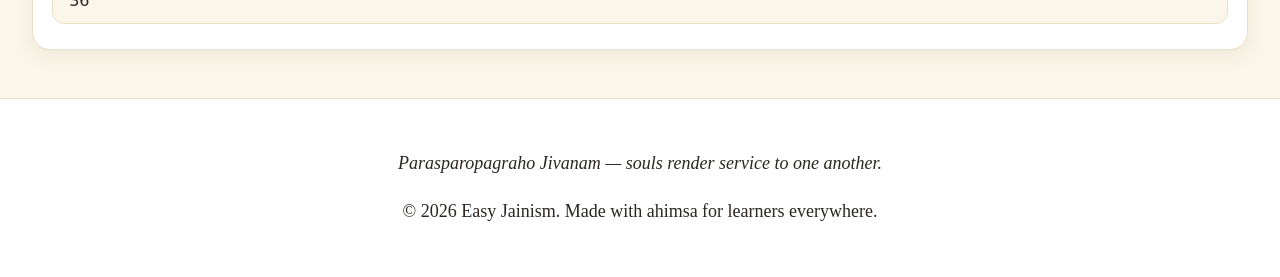
<file: paathshala.html>
<!DOCTYPE html>
<html lang="en"><head><meta charset="utf-8"><meta name="viewport" content="width=device-width,initial-scale=1">
<title>Paathshala | Easy Jainism</title><meta name="description" content="A simple Jain paathshala for kids and beginners: lessons, daily prayers and a fun quiz.">
<meta name="keywords" content="Jainism, Jain philosophy, Ahimsa, Mahavir, Anekantavada, Jain paathshala">
<meta property="og:title" content="Paathshala | Easy Jainism"><meta property="og:description" content="A simple Jain paathshala for kids and beginners: lessons, daily prayers and a fun quiz."><meta property="og:type" content="website">
<meta property="og:image" content="./hero.jpg"><link rel="icon" href="./favicon.ico"><link rel="icon" type="image/png" href="./favicon.png">
<link rel="stylesheet" href="./style.css"><script>document.documentElement.className="js";try{if(localStorage.theme==="dark")document.documentElement.dataset.theme="dark"}catch(e){}</script></head>
<body data-page="paathshala"><a class="skip" href="#main">Skip to content</a>
<header class="top"><div class="wrap bar"><a class="brand" href="./home.html"><img class="logo" src="./logo.png" alt="" width="24" height="40"><span translate="no">Easy Jainism</span></a>
<nav id="nav" aria-label="Main"><a href="./home.html" data-p="home">Home</a><a href="./about.html" data-p="about">About</a><a href="./books.html" data-p="books">Books</a><a href="./videos.html" data-p="videos">Videos</a><a href="./paathshala.html" data-p="paathshala">Paathshala</a><a href="./poster.html" data-p="poster">Posters</a><a href="./ask-queries.html" data-p="ask-queries">Ask Queries</a><a href="./sankalp-confessions.html" data-p="sankalp-confessions">Sankalp & Confessions</a></nav>
<div class="tools"><select id="lang" translate="no" aria-label="Language"><option value="en">English</option><option value="hi">हिन्दी</option><option value="gu">ગુજરાતી</option><option value="kn">ಕನ್ನಡ</option><option value="ta">தமிழ்</option><option value="mr">मराठी</option></select><button id="searchBtn" aria-label="Search" aria-expanded="false">&#128269;</button><button id="theme" aria-label="Toggle dark mode">&#9680;</button><button id="burger" aria-label="Open menu" aria-expanded="false" aria-controls="nav">&#9776;</button></div></div>
<div id="searchBox" class="wrap" hidden><label class="sr" for="q">Search the site</label><input id="q" type="search" placeholder="Search: ahimsa, karma, quiz…" autocomplete="off"><ul id="results"></ul></div></header>
<div id="scrim" hidden></div>
<main id="main"><section class="pagehead"><div class="wrap"><button class="back" type="button" data-back>&larr; Back</button><h1>Paathshala</h1></div></section><section class="wrap sec"><img class="poster-hero" src="./paathshala-poster.jpg" alt="Pramanik Pathshala, online and offline: registration poster with QR codes and contact number" data-zoom data-caption="Pramanik Pathshala" width="1280" height="720"></section><section class="wrap sec"><div class="grid two">
<article class="card"><h3>Online Paathshala</h3><p>Join our WhatsApp group to learn from home.</p><a class="btn" href="https://chat.whatsapp.com/F8YIxSEi3c0BxinQ1f0CxJ" target="_blank" rel="noopener">Join on WhatsApp</a></article>
<article class="card"><h3>Offline Paathshala</h3><p>Fill in the form to join a class near you.</p><a class="btn" href="https://docs.google.com/forms/d/e/1FAIpQLScDAUQE6Ytjf56_jR2UjXjOX2E5BAMq7kDyrj7g4X1BKiH1gg/viewform" target="_blank" rel="noopener">Open the form</a></article></div></section>
<section class="wrap sec"><h2>Kids quiz</h2><div class="card" id="quiz" aria-live="polite"></div></section></main><footer><div class="wrap"><p class="q">Parasparopagraho Jivanam &mdash; souls render service to one another.</p>
<p>&copy; 2026 Easy Jainism. Made with ahimsa for learners everywhere.</p></div></footer>
<button id="top" aria-label="Scroll to top" hidden>&#8593;</button><script src="./config.js"></script><script src="./script.js"></script></body></html>
</file>
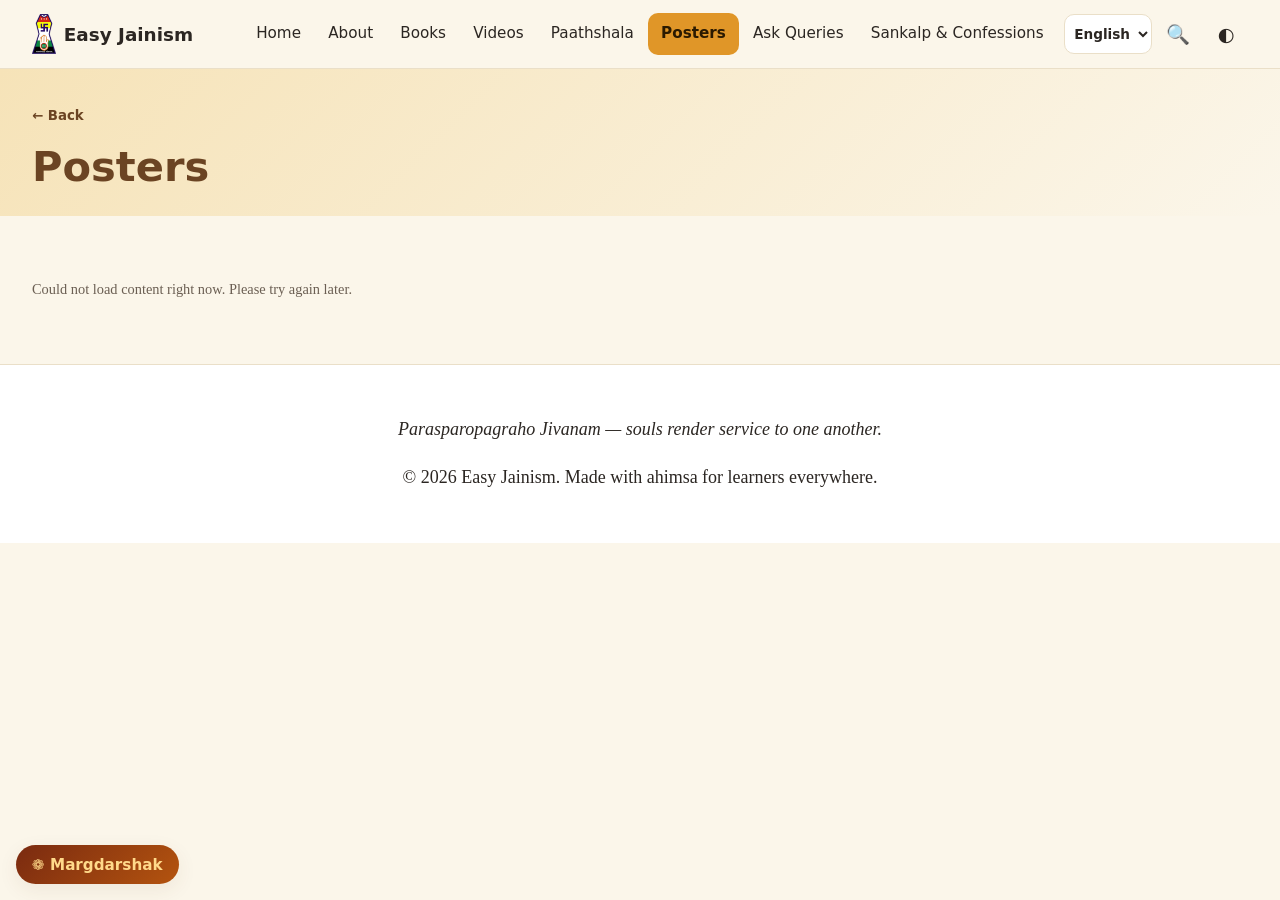
<file: poster.html>
<!DOCTYPE html>
<html lang="en"><head><meta charset="utf-8"><meta name="viewport" content="width=device-width,initial-scale=1">
<title>Jain Posters | Easy Jainism</title><meta name="description" content="Shareable posters with Jain quotes and principles.">
<meta name="keywords" content="Jainism, Jain philosophy, Ahimsa, Mahavir, Anekantavada, Jain paathshala">
<meta property="og:title" content="Jain Posters | Easy Jainism"><meta property="og:description" content="Shareable posters with Jain quotes and principles."><meta property="og:type" content="website">
<meta property="og:image" content="./hero.jpg"><link rel="icon" href="./favicon.ico"><link rel="icon" type="image/png" href="./favicon.png">
<link rel="stylesheet" href="./style.css"><script>document.documentElement.className="js";try{if(localStorage.theme==="dark")document.documentElement.dataset.theme="dark"}catch(e){}</script></head>
<body data-page="poster"><a class="skip" href="#main">Skip to content</a>
<header class="top"><div class="wrap bar"><a class="brand" href="./home.html"><img class="logo" src="./logo.png" alt="" width="24" height="40"><span translate="no">Easy Jainism</span></a>
<nav id="nav" aria-label="Main"><a href="./home.html" data-p="home">Home</a><a href="./about.html" data-p="about">About</a><a href="./books.html" data-p="books">Books</a><a href="./videos.html" data-p="videos">Videos</a><a href="./paathshala.html" data-p="paathshala">Paathshala</a><a href="./poster.html" data-p="poster">Posters</a><a href="./ask-queries.html" data-p="ask-queries">Ask Queries</a><a href="./sankalp-confessions.html" data-p="sankalp-confessions">Sankalp & Confessions</a></nav>
<div class="tools"><select id="lang" translate="no" aria-label="Language"><option value="en">English</option><option value="hi">हिन्दी</option><option value="gu">ગુજરાતી</option><option value="kn">ಕನ್ನಡ</option><option value="ta">தமிழ்</option><option value="mr">मराठी</option></select><button id="searchBtn" aria-label="Search" aria-expanded="false">&#128269;</button><button id="theme" aria-label="Toggle dark mode">&#9680;</button><button id="burger" aria-label="Open menu" aria-expanded="false" aria-controls="nav">&#9776;</button></div></div>
<div id="searchBox" class="wrap" hidden><label class="sr" for="q">Search the site</label><input id="q" type="search" placeholder="Search: ahimsa, karma, quiz…" autocomplete="off"><ul id="results"></ul></div></header>
<div id="scrim" hidden></div>
<main id="main"><section class="pagehead"><div class="wrap"><button class="back" type="button" data-back>&larr; Back</button><h1>Posters</h1></div></section><section class="wrap sec"><div class="grid" id="list"></div><p class="small" id="status" role="status">Loading…</p></section></main><footer><div class="wrap"><p class="q">Parasparopagraho Jivanam &mdash; souls render service to one another.</p>
<p>&copy; 2026 Easy Jainism. Made with ahimsa for learners everywhere.</p></div></footer>
<button id="top" aria-label="Scroll to top" hidden>&#8593;</button><script src="./config.js"></script><script src="./script.js"></script></body></html>
</file>
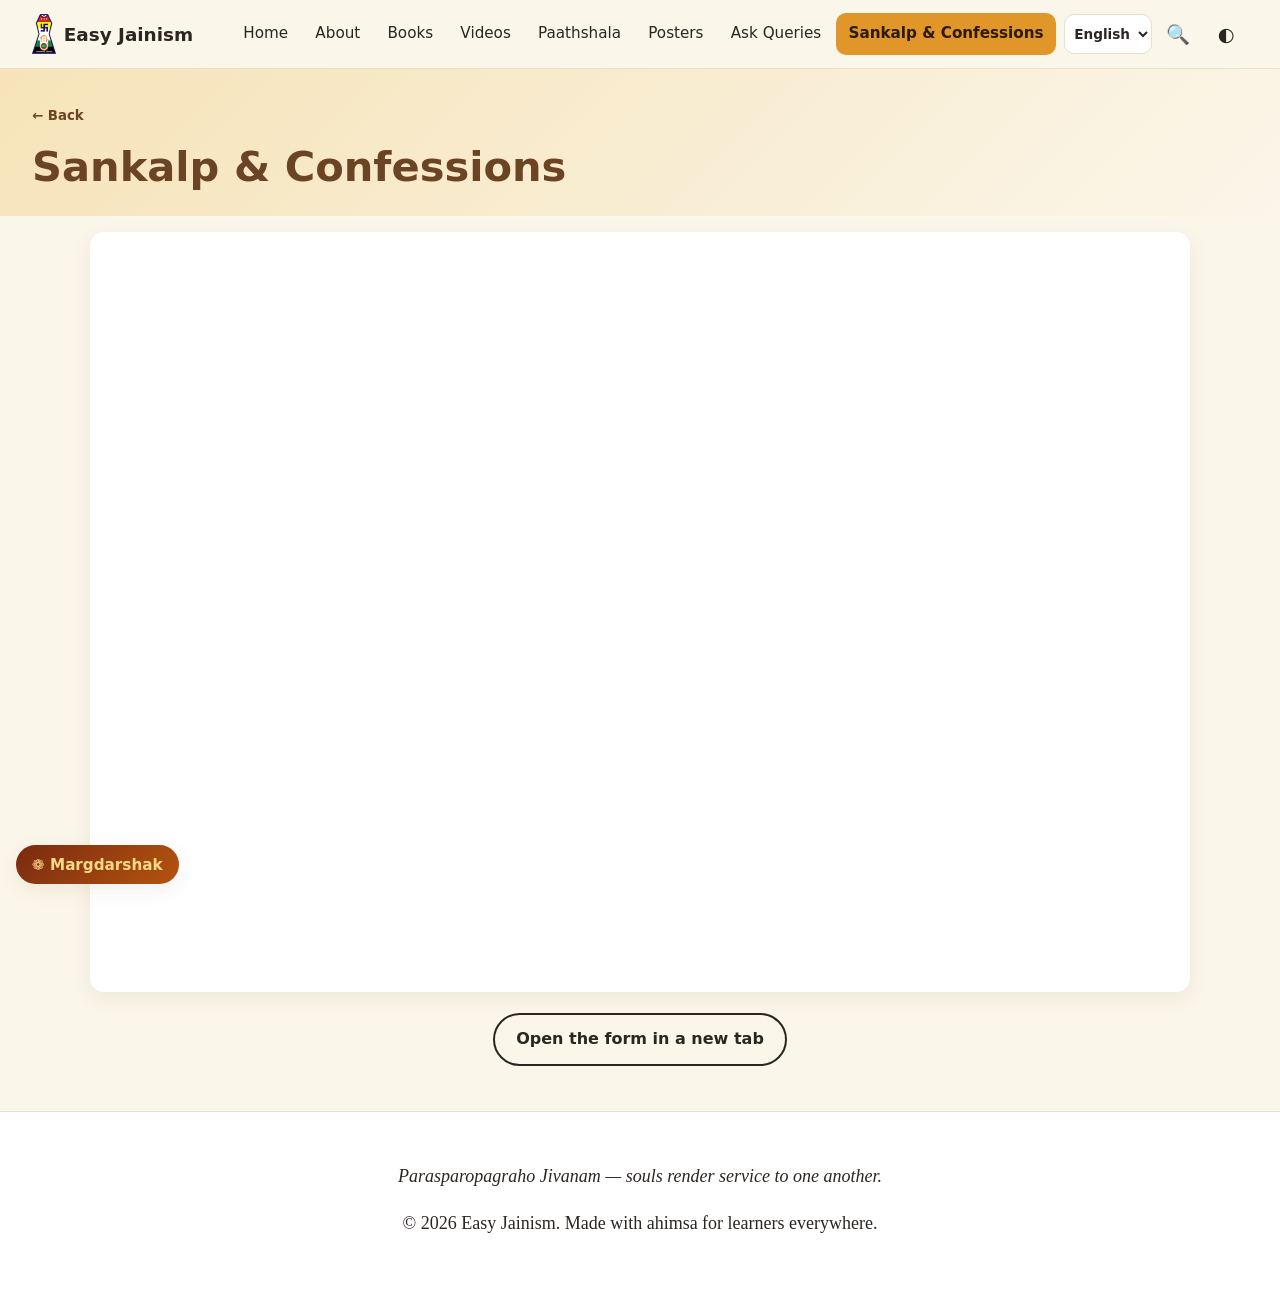
<file: sankalp-confessions.html>
<!DOCTYPE html>
<html lang="en"><head><meta charset="utf-8"><meta name="viewport" content="width=device-width,initial-scale=1">
<title>Sankalp & Confessions | Easy Jainism</title><meta name="description" content="Take a small sankalp (vow) and practice Kshama and Pratikraman with a private reflection journal.">
<meta name="keywords" content="Jainism, Jain philosophy, Ahimsa, Mahavir, Anekantavada, Jain paathshala">
<meta property="og:title" content="Sankalp & Confessions | Easy Jainism"><meta property="og:description" content="Take a small sankalp (vow) and practice Kshama and Pratikraman with a private reflection journal."><meta property="og:type" content="website">
<meta property="og:image" content="./hero.jpg"><link rel="icon" href="./favicon.ico"><link rel="icon" type="image/png" href="./favicon.png">
<link rel="stylesheet" href="./style.css"><script>document.documentElement.className="js";try{if(localStorage.theme==="dark")document.documentElement.dataset.theme="dark"}catch(e){}</script></head>
<body data-page="sankalp-confessions"><a class="skip" href="#main">Skip to content</a>
<header class="top"><div class="wrap bar"><a class="brand" href="./home.html"><img class="logo" src="./logo.png" alt="" width="24" height="40"><span translate="no">Easy Jainism</span></a>
<nav id="nav" aria-label="Main"><a href="./home.html" data-p="home">Home</a><a href="./about.html" data-p="about">About</a><a href="./books.html" data-p="books">Books</a><a href="./videos.html" data-p="videos">Videos</a><a href="./paathshala.html" data-p="paathshala">Paathshala</a><a href="./poster.html" data-p="poster">Posters</a><a href="./ask-queries.html" data-p="ask-queries">Ask Queries</a><a href="./sankalp-confessions.html" data-p="sankalp-confessions">Sankalp & Confessions</a></nav>
<div class="tools"><select id="lang" translate="no" aria-label="Language"><option value="en">English</option><option value="hi">हिन्दी</option><option value="gu">ગુજરાતી</option><option value="kn">ಕನ್ನಡ</option><option value="ta">தமிழ்</option><option value="mr">मराठी</option></select><button id="searchBtn" aria-label="Search" aria-expanded="false">&#128269;</button><button id="theme" aria-label="Toggle dark mode">&#9680;</button><button id="burger" aria-label="Open menu" aria-expanded="false" aria-controls="nav">&#9776;</button></div></div>
<div id="searchBox" class="wrap" hidden><label class="sr" for="q">Search the site</label><input id="q" type="search" placeholder="Search: ahimsa, karma, quiz…" autocomplete="off"><ul id="results"></ul></div></header>
<div id="scrim" hidden></div>
<main id="main"><section class="pagehead"><div class="wrap"><button class="back" type="button" data-back>&larr; Back</button><h1>Sankalp &amp; Confessions</h1></div></section><section class="formwrap"><iframe class="gform" src="https://docs.google.com/forms/d/1HAUdK06aouv1fuYVgIYrfI6wyp0Te7OaEnZI7ONX6jM/viewform?embedded=true" title="Anonymous Confession and Commitment Form" loading="lazy">Loading…</iframe>
<p class="center"><a class="btn ghost" href="https://docs.google.com/forms/d/1HAUdK06aouv1fuYVgIYrfI6wyp0Te7OaEnZI7ONX6jM/viewform" target="_blank" rel="noopener">Open the form in a new tab</a></p></section></main><footer><div class="wrap"><p class="q">Parasparopagraho Jivanam &mdash; souls render service to one another.</p>
<p>&copy; 2026 Easy Jainism. Made with ahimsa for learners everywhere.</p></div></footer>
<button id="top" aria-label="Scroll to top" hidden>&#8593;</button><script src="./config.js"></script><script src="./script.js"></script></body></html>
</file>
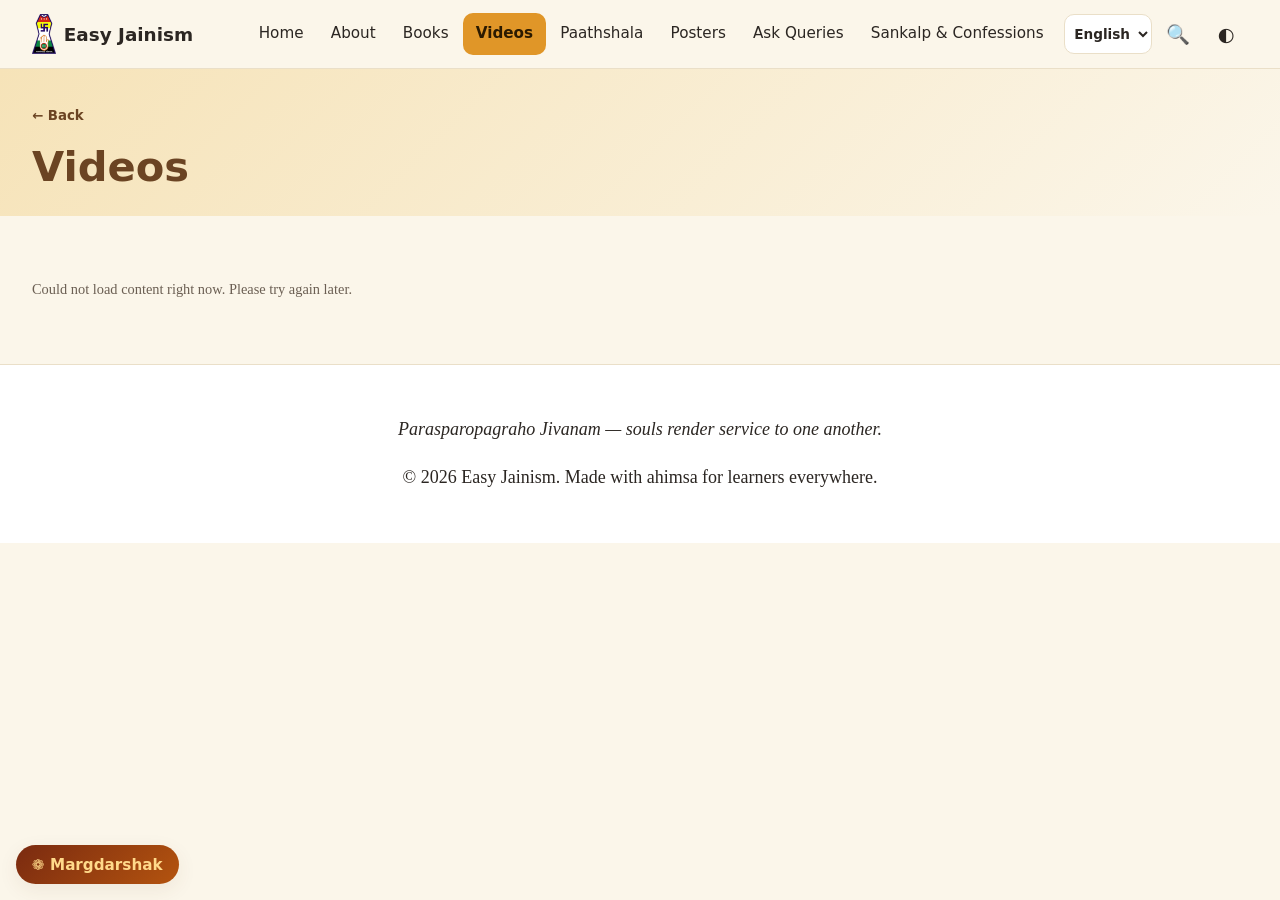
<file: videos.html>
<!DOCTYPE html>
<html lang="en"><head><meta charset="utf-8"><meta name="viewport" content="width=device-width,initial-scale=1">
<title>Jain Videos | Easy Jainism</title><meta name="description" content="Watch discourses, stories and explainers on Jain philosophy.">
<meta name="keywords" content="Jainism, Jain philosophy, Ahimsa, Mahavir, Anekantavada, Jain paathshala">
<meta property="og:title" content="Jain Videos | Easy Jainism"><meta property="og:description" content="Watch discourses, stories and explainers on Jain philosophy."><meta property="og:type" content="website">
<meta property="og:image" content="./hero.jpg"><link rel="icon" href="./favicon.ico"><link rel="icon" type="image/png" href="./favicon.png">
<link rel="stylesheet" href="./style.css"><script>document.documentElement.className="js";try{if(localStorage.theme==="dark")document.documentElement.dataset.theme="dark"}catch(e){}</script></head>
<body data-page="videos"><a class="skip" href="#main">Skip to content</a>
<header class="top"><div class="wrap bar"><a class="brand" href="./home.html"><img class="logo" src="./logo.png" alt="" width="24" height="40"><span translate="no">Easy Jainism</span></a>
<nav id="nav" aria-label="Main"><a href="./home.html" data-p="home">Home</a><a href="./about.html" data-p="about">About</a><a href="./books.html" data-p="books">Books</a><a href="./videos.html" data-p="videos">Videos</a><a href="./paathshala.html" data-p="paathshala">Paathshala</a><a href="./poster.html" data-p="poster">Posters</a><a href="./ask-queries.html" data-p="ask-queries">Ask Queries</a><a href="./sankalp-confessions.html" data-p="sankalp-confessions">Sankalp & Confessions</a></nav>
<div class="tools"><select id="lang" translate="no" aria-label="Language"><option value="en">English</option><option value="hi">हिन्दी</option><option value="gu">ગુજરાતી</option><option value="kn">ಕನ್ನಡ</option><option value="ta">தமிழ்</option><option value="mr">मराठी</option></select><button id="searchBtn" aria-label="Search" aria-expanded="false">&#128269;</button><button id="theme" aria-label="Toggle dark mode">&#9680;</button><button id="burger" aria-label="Open menu" aria-expanded="false" aria-controls="nav">&#9776;</button></div></div>
<div id="searchBox" class="wrap" hidden><label class="sr" for="q">Search the site</label><input id="q" type="search" placeholder="Search: ahimsa, karma, quiz…" autocomplete="off"><ul id="results"></ul></div></header>
<div id="scrim" hidden></div>
<main id="main"><section class="pagehead"><div class="wrap"><button class="back" type="button" data-back>&larr; Back</button><h1>Videos</h1></div></section><section class="wrap sec"><div class="grid" id="list"></div><p class="small" id="status" role="status">Loading…</p></section></main><footer><div class="wrap"><p class="q">Parasparopagraho Jivanam &mdash; souls render service to one another.</p>
<p>&copy; 2026 Easy Jainism. Made with ahimsa for learners everywhere.</p></div></footer>
<button id="top" aria-label="Scroll to top" hidden>&#8593;</button><script src="./config.js"></script><script src="./script.js"></script></body></html>
</file>
<file: style.css>
*{box-sizing:border-box}:root{--bg:#fbf6ea;--card:#fff;--ink:#2b2622;--mute:#6b5f53;--saf:#e09628;--gold:#b8860b;--green:#7a9a6a;--brown:#6b4423;--line:#eadfc8;--sh:0 6px 20px rgba(107,68,35,.08)}
[data-theme=dark]{--bg:#1c1915;--card:#27231d;--ink:#f1e9da;--mute:#b5a893;--line:#3a342a;--sh:0 6px 20px rgba(0,0,0,.4)}
html{scroll-behavior:smooth;scroll-padding-top:70px}body{margin:0;font:17px/1.65 Georgia,"Times New Roman",serif;background:var(--bg);color:var(--ink);overflow-x:hidden}
img{max-width:100%;height:auto}h1,h2,h3,nav,.btn,button,label{font-family:system-ui,-apple-system,"Segoe UI",Roboto,sans-serif}h1,h2{line-height:1.2;color:var(--brown)}[data-theme=dark] h1,[data-theme=dark] h2{color:#f0c27a}
a{color:var(--brown)}:focus-visible{outline:3px solid var(--saf);outline-offset:2px}.wrap{width:min(1100px,100% - 2rem);margin-inline:auto}.sr,.skip:not(:focus){position:absolute;left:-999px}
.top{position:sticky;top:0;z-index:30;background:var(--bg);border-bottom:1px solid var(--line)}.bar{display:flex;align-items:center;justify-content:space-between;gap:.5rem;min-height:60px}
.brand{display:flex;align-items:center;gap:.5rem;font:700 1.15rem system-ui;text-decoration:none;color:var(--ink)}.tools{display:flex;gap:.25rem}
.tools button{min-width:44px;min-height:44px;border:0;background:none;font-size:1.2rem;cursor:pointer;color:var(--ink);border-radius:50%}#burger{display:inline-block}
nav{position:fixed;inset:0 0 0 auto;width:min(290px,82vw);background:var(--card);padding:5rem 1rem 1rem;display:flex;flex-direction:column;transform:translateX(100%);transition:transform .25s;z-index:40;box-shadow:var(--sh);visibility:hidden}
nav.open{transform:none;visibility:visible}nav{height:100vh;height:100dvh;overflow-y:auto}nav a{opacity:0;transform:translateX(14px);transition:opacity .3s,transform .3s,background .2s}nav.open a{opacity:1;transform:none}nav.open a:nth-child(2){transition-delay:.04s}nav.open a:nth-child(3){transition-delay:.08s}nav.open a:nth-child(4){transition-delay:.12s}nav.open a:nth-child(5){transition-delay:.16s}nav.open a:nth-child(6){transition-delay:.2s}nav.open a:nth-child(7){transition-delay:.24s}nav.open a:nth-child(8){transition-delay:.28s}nav a:active{transform:scale(.97)}nav a{padding:.8rem 1rem;border-radius:10px;text-decoration:none;color:var(--ink);font-size:1rem}nav a.active{background:var(--saf);color:#2b1a00;font-weight:600}
#scrim{position:fixed;inset:0;background:rgba(0,0,0,.45);z-index:25;animation:fade .25s}#searchBox{padding:.5rem 0 1rem}#q{width:100%;padding:.8rem;border:1px solid var(--line);border-radius:12px;font-size:1rem;background:var(--card);color:var(--ink)}
#results{list-style:none;margin:.5rem 0 0;padding:0}#results a{display:block;padding:.6rem .8rem;border-radius:8px}
.hero{background:linear-gradient(rgba(28,25,21,.62),rgba(28,25,21,.72)),var(--img) center 20%/cover;color:#fff;padding:5rem 0 4rem}.hero h1{color:#fff;font-size:clamp(2rem,7vw,3.6rem);margin:0 0 .5rem}.lead{max-width:34rem;font-size:1.15rem}
.btn{display:inline-block;min-height:44px;padding:.7rem 1.3rem;border-radius:999px;background:var(--saf);color:#2b1a00;border:2px solid var(--saf);font-weight:600;text-decoration:none;cursor:pointer;font-size:1rem;margin:.2rem 0}.btn.ghost{background:transparent;color:inherit;border-color:currentColor}
.sec{padding:2.2rem 0}.grid{display:grid;gap:1rem;grid-template-columns:1fr}.card{background:var(--card);border:1px solid var(--line);border-radius:18px;padding:1.2rem;box-shadow:var(--sh)}.card h3{margin:.1rem 0 .4rem}.card p{margin:0}
.tile{text-decoration:none;color:inherit;transition:transform .2s}.tile:hover{transform:translateY(-3px)}.rm,.faq button{font:inherit;cursor:pointer}.rm{background:none;border:0;color:var(--gold);font-weight:600;min-height:44px;padding:0}
.feat{display:grid;gap:1.2rem;align-items:center}.feat img{border-radius:18px;width:100%;max-height:420px;object-fit:cover;object-position:top}
.quote{background:var(--green);color:#10200a;padding:2.5rem 0;text-align:center}blockquote{margin:0 0 1rem;font-size:1.5rem;font-style:italic}.small{font-size:.9rem;color:var(--mute);min-height:1.4em}.quote .small{color:#10200a}
.pagehead{background:linear-gradient(135deg,#f6e3b8,#fbf6ea);padding:1.5rem 0}[data-theme=dark] .pagehead{background:#2a241a}.pagehead h1{margin:.3rem 0 0;font-size:clamp(1.8rem,6vw,2.6rem)}.back{background:none;border:0;color:var(--brown);cursor:pointer;min-height:44px;padding:0;font-weight:600}[data-theme=dark] .back{color:#f0c27a}
.faq{border:1px solid var(--line);border-radius:14px;margin-bottom:.6rem;background:var(--card)}.faq button{width:100%;text-align:left;padding:1rem;background:none;border:0;color:var(--ink);font-weight:600;min-height:48px}.faq div{padding:0 1rem 1rem}
textarea{width:100%;padding:.7rem;border:1px solid var(--line);border-radius:12px;font:inherit;background:var(--bg);color:var(--ink);margin:.4rem 0 .8rem;display:block}.poster{margin:0;padding:2rem 1.2rem;border-radius:18px;background:linear-gradient(160deg,#f6d58e,#e8b25a);color:#2b1a00;text-align:center;min-height:200px;display:flex;align-items:center;justify-content:center}.poster blockquote{margin:0;font-size:1.4rem}
.opt{display:block;width:100%;text-align:left;margin:.4rem 0;padding:.8rem 1rem;border:1px solid var(--line);border-radius:12px;background:var(--bg);color:var(--ink);cursor:pointer;min-height:44px;font-size:1rem}.opt.ok{background:#cfe6c2;color:#10200a}.opt.no{background:#f4c9c0;color:#3a0d05}
footer{background:var(--card);border-top:1px solid var(--line);padding:2rem 0;text-align:center}.q,.quote2{font-style:italic}#top{position:fixed;right:1rem;bottom:1rem;width:48px;height:48px;border-radius:50%;border:0;background:var(--saf);color:#2b1a00;font-size:1.3rem;cursor:pointer;box-shadow:var(--sh);z-index:20}
@media(min-width:768px){.grid{grid-template-columns:repeat(2,1fr)}.feat{grid-template-columns:1fr 1fr}}
@media(min-width:1024px){#burger{display:none}nav{position:static;flex-direction:row;transform:none;visibility:visible;width:auto;padding:0;box-shadow:none;background:none}nav a{padding:.5rem .7rem;font-size:.92rem}.grid{grid-template-columns:repeat(3,1fr)}#scrim{display:none}}
@keyframes fade{from{opacity:0}}@keyframes float{50%{transform:translateY(-8px)}}@keyframes rip{to{transform:scale(3);opacity:0}}
.herogrid{display:grid;gap:1.5rem;align-items:center}.gif{width:100%;max-width:460px;margin-inline:auto;border-radius:22px;border:3px solid rgba(255,255,255,.35);box-shadow:0 12px 34px rgba(0,0,0,.4);animation:float 6s ease-in-out infinite}
.btn,.card,.opt,.rm,.faq button,.tools button{position:relative;overflow:hidden;transition:transform .15s,box-shadow .2s,background .2s;-webkit-tap-highlight-color:transparent}.btn:active,.opt:active,.tools button:active{transform:scale(.95)}.tile:active{transform:scale(.97)}.btn:hover{box-shadow:0 6px 16px rgba(224,150,40,.4)}
.rip{position:absolute;border-radius:50%;background:rgba(255,255,255,.55);width:60px;height:60px;margin:-30px 0 0 -30px;transform:scale(0);animation:rip .6s ease-out;pointer-events:none}
.js .rv{opacity:0;transform:translateY(20px);transition:opacity .6s,transform .6s}.js .rv.in{opacity:1;transform:none}.faq div:not([hidden]){animation:fade .3s}.more:not([hidden]){animation:fade .4s}
@media(min-width:768px){.herogrid{grid-template-columns:1.1fr .9fr}}
img,svg{max-width:100%}.card,.poster,.feat{min-width:0}h1,h2,h3,p{overflow-wrap:anywhere}@media(max-width:380px){body{font-size:16px}.btn{width:100%;text-align:center}.hero{padding:3.5rem 0 3rem}}
@media(prefers-reduced-motion:reduce){*{transition:none!important;scroll-behavior:auto!important}}@media(min-width:1024px){
.wrap{width:min(1240px,100% - 4rem)}
.bar{min-height:68px;flex-wrap:nowrap}.brand{white-space:nowrap}
nav{height:auto;overflow:visible;gap:.1rem;margin-left:auto}
nav a,nav.open a{opacity:1;transform:none;transition:background .2s;white-space:nowrap;padding:.5rem .55rem;font-size:.86rem}
nav a:hover{background:rgba(224,150,40,.2)}
.hero{padding:6rem 0 5rem}.sec{padding:3rem 0}
}
@media(min-width:1280px){nav a,nav.open a{font-size:.95rem;padding:.5rem .8rem}body{font-size:18px}}
@media(min-width:1600px){.wrap{width:min(1360px,100% - 6rem)}}
.tools select{min-height:40px;border:1px solid var(--line);border-radius:10px;background:var(--card);color:var(--ink);font:600 .85rem system-ui,sans-serif;padding:0 .3rem;max-width:96px;cursor:pointer;align-self:center}
.vid{width:100%;aspect-ratio:16/9;border:0;border-radius:12px;margin-bottom:.6rem}.pimg{width:100%;height:auto;border-radius:12px;margin-bottom:.6rem;display:block}
@media(max-width:374px){.brand span{display:none}}
.logo{height:40px;width:auto;display:block}.cover{max-height:340px;object-fit:contain;background:rgba(0,0,0,.05)}
.thumb{display:block;margin-bottom:.6rem}.thumb .pimg{margin:0}#status:empty{display:none}

.grid.two{grid-template-columns:1fr}@media(min-width:768px){.grid.two{grid-template-columns:repeat(2,1fr)}}
.card .btn{margin-top:.8rem}.center{text-align:center}
.formwrap{width:min(1100px,100% - 1rem);margin:1rem auto 2rem}.gform{display:block;width:100%;height:calc(100vh - 150px);min-height:760px;border:0;border-radius:14px;background:#fff;box-shadow:var(--sh)}
.zoom{display:block;width:100%;padding:0;border:0;background:none;cursor:zoom-in;border-radius:12px;overflow:hidden}.zoom img{transition:transform .3s}.zoom:hover img{transform:scale(1.03)}
.modal{position:fixed;inset:0;z-index:100;background:rgba(0,0,0,.88);display:flex;flex-direction:column;align-items:center;justify-content:center;padding:1rem;animation:fade .2s}.modal[hidden]{display:none}
.modal img{max-width:100%;max-height:80vh;width:auto;height:auto;border-radius:12px;box-shadow:0 10px 40px rgba(0,0,0,.5);animation:pop .25s}.modal .cap{color:#fff;margin:.8rem 0 0;text-align:center;font-family:system-ui,sans-serif}
.modal .close{position:absolute;top:max(.8rem,env(safe-area-inset-top));right:.8rem;width:48px;height:48px;border-radius:50%;border:0;background:#fff;color:#2b1a00;font-size:1.8rem;line-height:1;cursor:pointer;transition:transform .15s}.modal .close:hover{transform:rotate(90deg)}
@keyframes pop{from{opacity:0;transform:scale(.92)}}
.gt-hold{position:absolute;left:-9999px;top:0;width:1px;height:1px;overflow:hidden}
.goog-te-banner-frame,iframe.skiptranslate,.skiptranslate>iframe{display:none!important}body{top:0!important}#goog-gt-tt,.goog-tooltip{display:none!important}.goog-text-highlight{background:none!important;box-shadow:none!important}

/* ---- compact mantra band + Navkar bar ---- */
.hero{padding:2.2rem 0 2rem}.gif{max-width:min(380px,100%)}
.ticker{overflow:hidden;background:linear-gradient(90deg,#4a1210,#7a2a10,#4a1210);border-block:2px solid #d9a441;padding:.3rem 0}
.ticker .track{display:flex;width:max-content;animation:scroll 60s linear infinite}.ticker:hover .track{animation-play-state:paused}
.ticker .set{display:flex;align-items:center;flex:none}
.ticker .set span{color:#ffd98a;font-size:clamp(1rem,2.2vw,1.2rem);font-weight:600;white-space:nowrap;padding:0 .9rem;text-shadow:0 0 10px rgba(255,200,90,.4)}
.ticker .set i{color:#e09628;font-style:normal}
@keyframes scroll{to{transform:translateX(-50%)}}
@keyframes spin{to{transform:rotate(360deg)}}
/* ---- Margdarshak (guided tour) ---- */
.tour-btn{position:fixed;left:1rem;bottom:1rem;z-index:20;padding:.65rem 1rem;border:0;border-radius:999px;background:linear-gradient(135deg,#7a2a10,#b4540f);color:#ffd98a;font-weight:700;font-size:.95rem;cursor:pointer;box-shadow:var(--sh)}
.tour-nudge{position:fixed;left:1rem;bottom:4.6rem;z-index:20;max-width:230px;padding:.7rem .9rem;background:var(--card);color:var(--ink);border:1px solid var(--saf);border-radius:14px;font-size:.9rem;box-shadow:var(--sh);animation:fade .3s}
.tour{position:fixed;inset:0;z-index:300}
.tour-spot{position:fixed;border:2px solid #ffd98a;border-radius:12px;box-shadow:0 0 0 100vmax rgba(45,12,6,.78);transition:all .3s;pointer-events:none}
.tour-card{position:fixed;width:min(340px,calc(100vw - 24px));padding:1rem 1.1rem;background:var(--card);color:var(--ink);border:2px solid #d9a441;border-radius:16px;box-shadow:0 14px 40px rgba(0,0,0,.45);animation:pop .25s}
.tour-card .count{font-size:.8rem;color:var(--mute);margin:0}.tour-card h3{margin:.2rem 0 .4rem;color:#b4540f}[data-theme=dark] .tour-card h3{color:var(--saf)}.tour-card p{margin:0;line-height:1.55}
.tour-foot{display:flex;justify-content:space-between;align-items:center;gap:.5rem;margin-top:.9rem}.tour-foot span{display:flex;gap:.4rem}
.tour-card button{border:0;border-radius:999px;padding:.5rem 1rem;font-weight:600;cursor:pointer}.tour-next{background:var(--saf);color:#2b1a00}.tour-prev,.tour-skip{background:transparent;color:var(--mute);border:1px solid var(--line)!important}
@keyframes pop{from{opacity:0;transform:scale(.94)}}
@media(prefers-reduced-motion:reduce){.ticker .track,.verses .v,.navkar .flower{animation:none}.verses .v{opacity:1}.ticker{overflow-x:auto}}

/* ---- Navkar glowing card ---- */
.navkar{position:relative;overflow:hidden;text-align:center;color:#ffe9b8;padding:3.5rem 0;background:radial-gradient(circle at 50% 0,#a8470f 0,#6e2310 45%,#3d0f0c 100%)}
.navkar .wrap{position:relative;z-index:1}.navkar h2{color:#ffd98a;margin:.2rem 0;font-size:clamp(1.8rem,5vw,2.6rem);letter-spacing:.04em}
.navkar .sub{margin:0 0 1.6rem;opacity:.85}.navkar .flower{font-size:2rem;margin:0;color:#ffd98a;animation:spin 18s linear infinite;display:inline-block}
.halo{position:absolute;left:50%;top:50%;width:min(900px,160vw);aspect-ratio:1;translate:-50% -50%;border-radius:50%;opacity:.28;background:repeating-conic-gradient(from 0deg,#ffd98a 0 2deg,transparent 2deg 12deg);-webkit-mask-image:radial-gradient(circle,transparent 25%,#000 26%,transparent 70%);mask-image:radial-gradient(circle,transparent 25%,#000 26%,transparent 70%);animation:spin 90s linear infinite}
.verses .v{margin:.5rem 0;font-size:clamp(1.5rem,5vw,2.4rem);font-weight:700;color:#ffd98a;opacity:.55;animation:shine 10s ease-in-out infinite;animation-delay:calc(var(--i)*2s)}
.verses .end{margin:1.4rem auto 0;font-size:clamp(1rem,3vw,1.3rem);line-height:1.9;opacity:.9}
.navkar .roman{margin:1.4rem auto 0;font-size:.95rem;opacity:.75;max-width:760px;line-height:1.7}.navkar .meaning{margin:1rem auto 0;max-width:720px;line-height:1.7}
@keyframes shine{0%{opacity:.5;text-shadow:none;transform:scale(1)}6%,18%{opacity:1;text-shadow:0 0 18px #ffb84a,0 0 40px rgba(255,170,60,.6);transform:scale(1.05)}26%,100%{opacity:.55;text-shadow:none;transform:scale(1)}}
@media(prefers-reduced-motion:reduce){.halo{animation:none}.verses .v{opacity:1}}
/* ---- numbers band, Tirthankar cards, game ---- */
nav.open a:nth-child(9){transition-delay:.32s}
.stats{background:var(--card);border-block:1px solid var(--line)}.stats .wrap{display:grid;grid-template-columns:repeat(2,1fr);gap:1rem;padding:1.6rem 0;text-align:center}
@media(min-width:768px){.stats .wrap{grid-template-columns:repeat(4,1fr)}}
.stats b{display:block;font-size:clamp(2rem,6vw,3rem);color:var(--saf);line-height:1.1}.stats span{color:var(--mute)}
.tfilter{width:100%;padding:.8rem;border:1px solid var(--line);border-radius:12px;font-size:1rem;background:var(--card);color:var(--ink);margin:.8rem 0 1.2rem}
.tgrid{display:grid;gap:.9rem;grid-template-columns:repeat(auto-fill,minmax(150px,1fr))}
.tcard{position:relative;text-align:center;padding:1rem .6rem;background:var(--card);border:1px solid var(--line);border-radius:18px;box-shadow:var(--sh);transition:transform .2s}.tcard:hover{transform:translateY(-4px)}
.tcard .num{position:absolute;top:.5rem;left:.6rem;min-width:1.7rem;height:1.7rem;display:grid;place-items:center;border-radius:999px;background:var(--saf);color:#2b1a00;font-size:.8rem;font-weight:700}
.tcard .emb{font-size:2.6rem;margin:.7rem 0 .2rem;line-height:1.2}.tcard h3{font-size:1rem;margin:.2rem 0}.tcard p{font-size:.85rem;color:var(--mute);margin:0}
.game .big{font-size:4rem;text-align:center;margin:.2rem 0}.game .ask{text-align:center;font-weight:600}.game .score{color:var(--mute);text-align:center}.game .btn{display:block;margin:.8rem auto 0}
.tcard .emb img{width:100%;height:120px;object-fit:contain;border-radius:12px}.tcard .small{font-size:.78rem;margin-top:.25rem}
.tgrid{grid-template-columns:repeat(auto-fill,minmax(170px,1fr))}.tcard h3{font-size:.95rem;overflow-wrap:break-word;word-break:normal}
@media(max-width:420px){.tgrid{grid-template-columns:repeat(2,1fr);gap:.6rem}.tcard h3{font-size:.85rem}.tcard{padding:1rem .4rem}}
.play{position:relative;display:block;width:100%;aspect-ratio:16/9;padding:0;border:0;border-radius:12px;overflow:hidden;background:#1a0d08;cursor:pointer}
.play img{width:100%;height:100%;object-fit:cover;display:block}
.play .tri{position:absolute;inset:0;margin:auto;width:64px;height:64px;border-radius:50%;display:grid;place-items:center;background:rgba(224,150,40,.95);color:#2b1a00;font-size:1.5rem;padding-left:4px;box-shadow:0 6px 18px rgba(0,0,0,.4);transition:transform .2s}.play:hover .tri{transform:scale(1.1)}
.play{margin-bottom:.6rem}

.scan{text-align:center}.scan .lead{max-width:640px;margin:0 auto 1.4rem;color:var(--mute)}
.qrgrid{display:grid;gap:1.1rem;grid-template-columns:repeat(2,1fr)}@media(min-width:768px){.qrgrid{grid-template-columns:repeat(3,1fr)}}
.qrcard{margin:0;padding:.9rem;border-radius:20px;background:linear-gradient(160deg,#fff,#fff3d6);border:2px solid #e0b25a;box-shadow:var(--sh);transition:transform .25s,box-shadow .25s}
.qrcard:hover{transform:translateY(-6px) rotate(-.6deg);box-shadow:0 14px 30px rgba(180,84,15,.3)}
.qr{position:relative;display:block;width:100%;padding:.4rem;border:0;border-radius:14px;background:#fff;cursor:zoom-in;overflow:hidden}.qr img{display:block;width:100%;height:auto}
.qr::after{content:"";position:absolute;left:6%;right:6%;top:6%;height:3px;border-radius:3px;background:linear-gradient(90deg,transparent,#e09628,transparent);box-shadow:0 0 12px #e09628;animation:scanline 3s ease-in-out infinite}
@keyframes scanline{0%,100%{top:6%}50%{top:92%}}
.qrcard figcaption{margin:.7rem 0 .2rem;font-weight:700;color:#2b1a00}.qrcard .btn{margin-top:.5rem}
@media(prefers-reduced-motion:reduce){.qr::after{animation:none;display:none}}
.poster-hero{display:block;width:100%;height:auto;border-radius:16px;box-shadow:var(--sh);cursor:zoom-in}
#askForm input,#askForm textarea{width:100%;margin:.3rem 0 .9rem;padding:.7rem;border:1px solid var(--line);border-radius:10px;font:inherit;background:var(--card);color:var(--ink)}#askForm .row{display:flex;flex-wrap:wrap;gap:.6rem}
[hidden]{display:none!important}
.qrgrid{max-width:640px;margin-inline:auto;gap:.9rem}.qrcard{padding:.7rem}.qrcard .btn{padding:.45rem 1rem;font-size:.9rem}.qrcard figcaption{font-size:.95rem}
@media(max-width:420px){.qrgrid{gap:.6rem}.qrcard{padding:.5rem}.qrcard figcaption{font-size:.85rem}}
</file>
